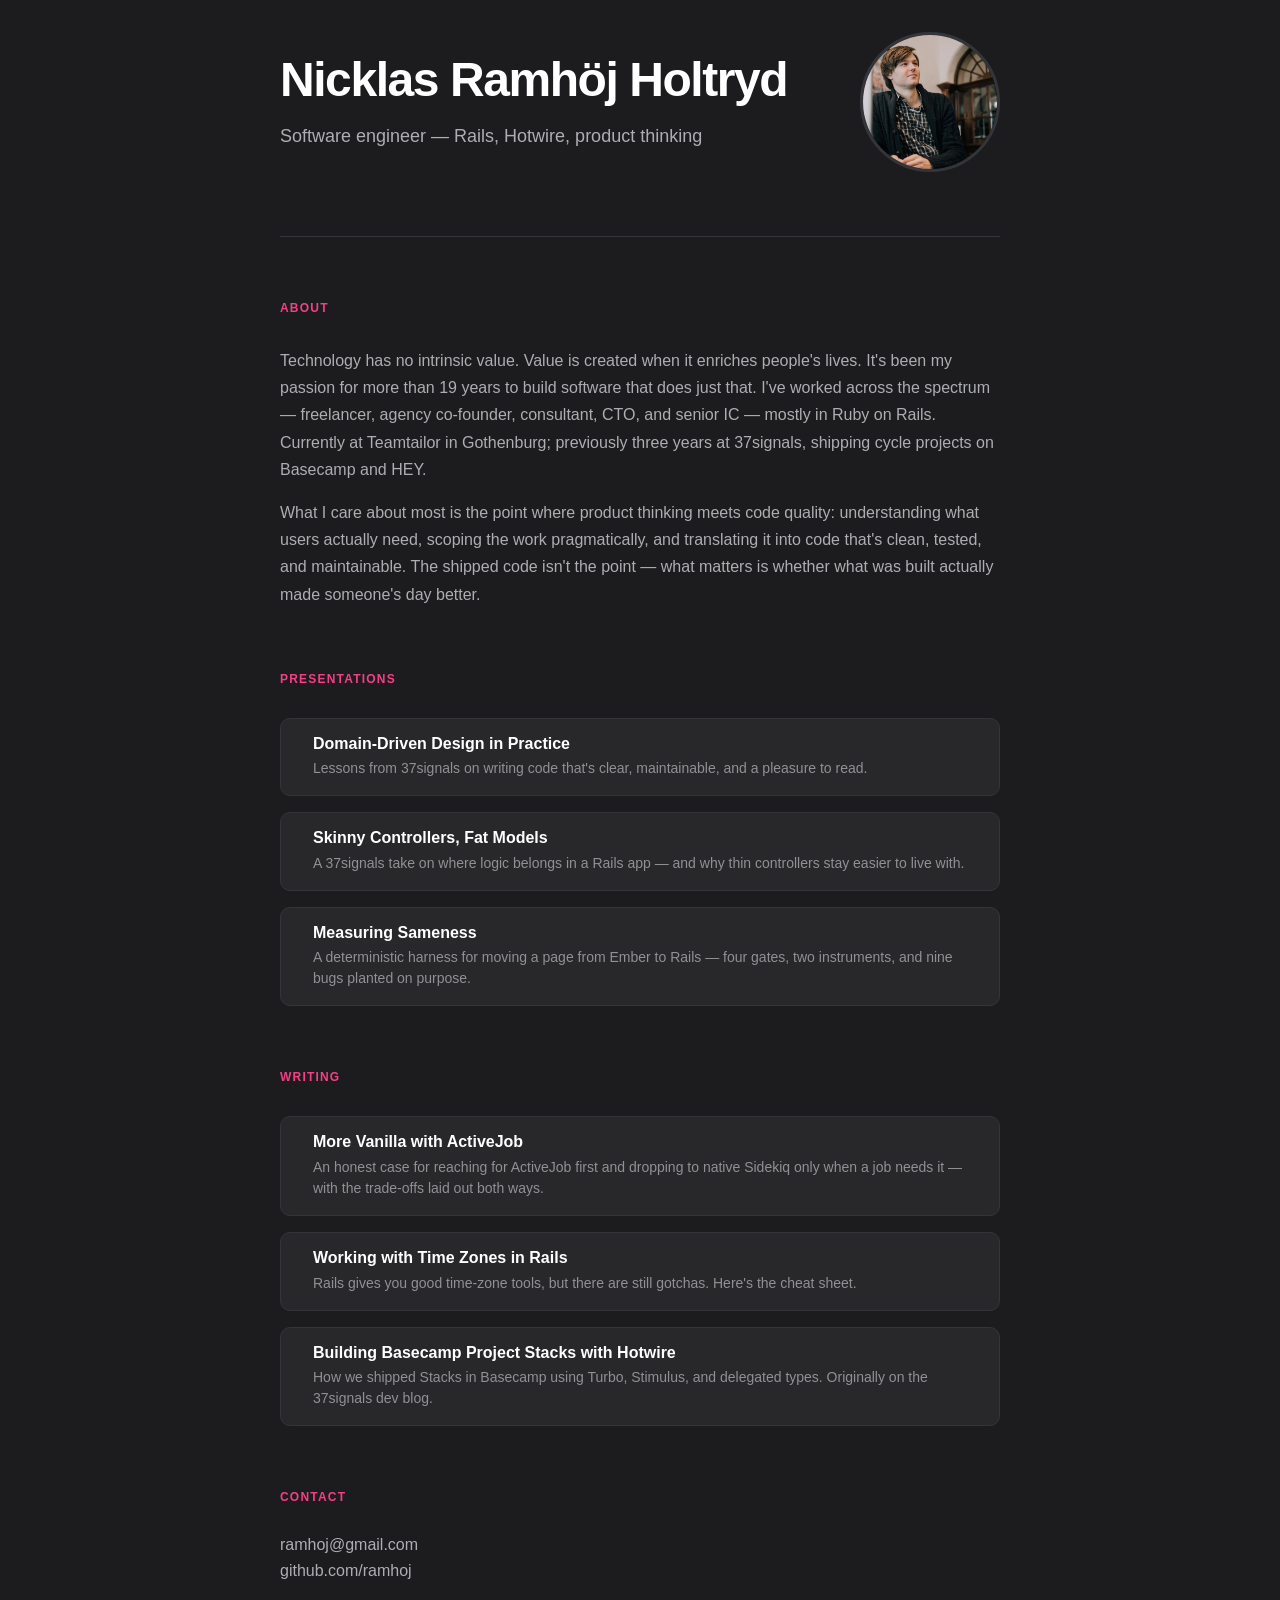
<file: index.html>
<!doctype html>
<html lang="en">
  <head>
    <meta charset="UTF-8" />
    <meta name="viewport" content="width=device-width, initial-scale=1.0" />
    <title>Nicklas Ramhöj Holtryd</title>

    <link rel="preconnect" href="https://rsms.me/" />
    <link rel="stylesheet" href="https://rsms.me/inter/inter.css" />

    <link rel="stylesheet" href="styles.css" />
    <link rel="stylesheet" href="site.css" />
  </head>
  <body>
    <div class="site-layout">
      <main class="main-content">
        <section class="hero">
          <div class="hero__text">
            <h1 class="hero__name">Nicklas Ramhöj Holtryd</h1>
            <p class="hero__role">Software engineer — Rails, Hotwire, product thinking</p>
          </div>
          <img src="assets/profile-photo-cropped-3.jpeg" alt="Nicklas Ramhöj Holtryd" class="hero__photo" />
        </section>

        <section class="content-section" id="about">
          <h2 class="content-section__title">About</h2>
          <p class="about__body">
            Technology has no intrinsic value. Value is created when it enriches people's lives. It's been my passion for more than 19 years to build software that does just that.
            I've worked across the spectrum — freelancer, agency co-founder, consultant, CTO, and senior IC — mostly in Ruby on Rails. Currently at Teamtailor in Gothenburg;
            previously three years at 37signals, shipping cycle projects on Basecamp and HEY.
          </p>
          <p class="about__body">
            What I care about most is the point where product thinking meets code quality: understanding what users actually need, scoping the work pragmatically, and translating
            it into code that's clean, tested, and maintainable. The shipped code isn't the point — what matters is whether what was built actually made someone's day better.
          </p>
        </section>

        <section class="content-section" id="presentations">
          <h2 class="content-section__title">Presentations</h2>
          <div class="card-list">
            <a href="presentations/ddd/index.html" class="card">
              <p class="card__title">Domain-Driven Design in Practice</p>
              <p class="card__desc">Lessons from 37signals on writing code that's clear, maintainable, and a pleasure to read.</p>
            </a>
            <a href="presentations/skinny-controllers-fat-models/index.html" class="card">
              <p class="card__title">Skinny Controllers, Fat Models</p>
              <p class="card__desc">A 37signals take on where logic belongs in a Rails app — and why thin controllers stay easier to live with.</p>
            </a>
            <a href="presentations/ember-to-rails-migration/index.html" class="card">
              <p class="card__title">Measuring Sameness</p>
              <p class="card__desc">A deterministic harness for moving a page from Ember to Rails — four gates, two instruments, and nine bugs planted on purpose.</p>
            </a>
          </div>
        </section>

        <!--
        Projects — hidden by default. Reveal from the browser dev console with:
            localStorage.setItem('showProjects', 'true'); location.reload();
        Hide again with:
            localStorage.removeItem('showProjects'); location.reload();
      -->
        <section class="content-section" id="projects" hidden>
          <h2 class="content-section__title">Projects</h2>
          <div class="card-list">
            <a href="presentations/merge-skills-and-traits/index.html" class="card">
              <p class="card__title">Merge &amp; Archive Skills and Traits</p>
              <p class="card__desc">
                Consolidating duplicate scorecard criteria into one trustworthy entry — the problem, a frame-by-frame demo, and the atomic, tenant-safe engineering behind the
                merge.
              </p>
            </a>
          </div>
        </section>

        <section class="content-section" id="writing">
          <h2 class="content-section__title">Writing</h2>
          <div class="card-list">
            <!-- Unpublished draft — hidden by default, revealed by the same showProjects flag as the Projects section. -->
            <a href="blog/read-less-rely-more/index.html" class="card" id="draft-read-less-rely-more" hidden>
              <p class="card__title">Read Less, Rely More</p>
              <p class="card__desc">The less code we read, the more we need primitives that others have read, proven and patched.</p>
            </a>
            <a href="blog/more-vanilla-with-activejob/index.html" class="card">
              <p class="card__title">More Vanilla with ActiveJob</p>
              <p class="card__desc">
                An honest case for reaching for ActiveJob first and dropping to native Sidekiq only when a job needs it — with the trade-offs laid out both ways.
              </p>
            </a>
            <a href="blog/working-with-time-zones-in-rails/index.html" class="card">
              <p class="card__title">Working with Time Zones in Rails</p>
              <p class="card__desc">Rails gives you good time-zone tools, but there are still gotchas. Here's the cheat sheet.</p>
            </a>
            <a href="blog/building-basecamp-project-stacks-with-hotwire/index.html" class="card">
              <p class="card__title">Building Basecamp Project Stacks with Hotwire</p>
              <p class="card__desc">How we shipped Stacks in Basecamp using Turbo, Stimulus, and delegated types. Originally on the 37signals dev blog.</p>
            </a>
          </div>
        </section>

        <section class="content-section" id="contact">
          <h2 class="content-section__title">Contact</h2>
          <div class="contact-links">
            <a href="mailto:ramhoj@gmail.com" class="contact-link">ramhoj@gmail.com</a>
            <a href="https://github.com/ramhoj" class="contact-link" target="_blank" rel="noopener">github.com/ramhoj</a>
          </div>
        </section>
      </main>
    </div>

    <script>
      // Reveal the Projects section and draft posts only when the flag is set. Set it
      // from the dev console with: localStorage.setItem('showProjects', 'true')
      ;(function () {
        var enabled = localStorage.getItem("showProjects") === "true" || document.cookie.indexOf("showProjects=true") !== -1
        if (enabled) {
          ;["projects", "draft-read-less-rely-more"].forEach(function (id) {
            var el = document.getElementById(id)
            if (el) el.hidden = false
          })
        }
      })()
    </script>
  </body>
</html>
</file>
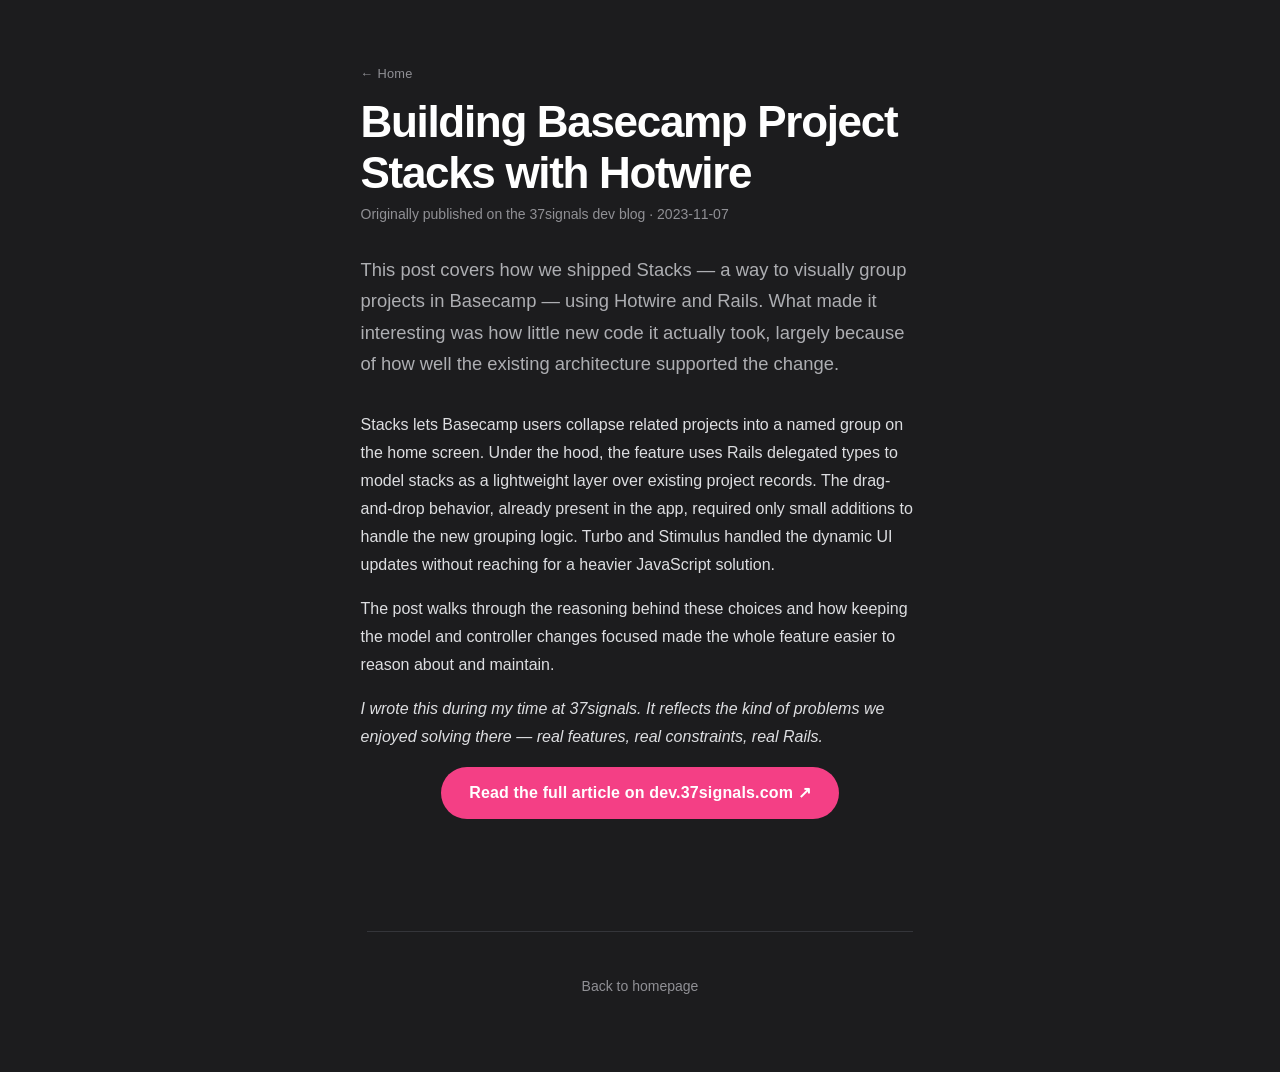
<file: blog/building-basecamp-project-stacks-with-hotwire/index.html>
<!DOCTYPE html>
<html lang="en">
<head>
  <meta charset="UTF-8">
  <meta name="viewport" content="width=device-width, initial-scale=1.0">
  <title>Building Basecamp Project Stacks with Hotwire – Nicklas Ramhöj Holtryd</title>
  <link rel="stylesheet" href="https://rsms.me/inter/inter.css">
  <link rel="stylesheet" href="../../styles.css">
  <link rel="stylesheet" href="../../prism-theme.css">
  <link rel="stylesheet" href="../../site.css">
</head>
<body>
  <header class="post-header">
    <a href="../../index.html" class="back-link">← Home</a>
    <h1>Building Basecamp Project Stacks with Hotwire</h1>
    <p class="post-meta">Originally published on the 37signals dev blog · 2023-11-07</p>
  </header>

  <article class="post">
    <p class="lede">This post covers how we shipped Stacks — a way to visually group projects in Basecamp — using Hotwire and Rails. What made it interesting was how little new code it actually took, largely because of how well the existing architecture supported the change.</p>

    <p>Stacks lets Basecamp users collapse related projects into a named group on the home screen. Under the hood, the feature uses Rails delegated types to model stacks as a lightweight layer over existing project records. The drag-and-drop behavior, already present in the app, required only small additions to handle the new grouping logic. Turbo and Stimulus handled the dynamic UI updates without reaching for a heavier JavaScript solution.</p>

    <p>The post walks through the reasoning behind these choices and how keeping the model and controller changes focused made the whole feature easier to reason about and maintain.</p>

    <p><em>I wrote this during my time at 37signals. It reflects the kind of problems we enjoyed solving there — real features, real constraints, real Rails.</em></p>

    <p class="canonical-cta">
      <a href="https://dev.37signals.com/building-basecamp-project-stacks-with-hotwire/" class="primary-link" target="_blank" rel="noopener">
        Read the full article on dev.37signals.com ↗
      </a>
    </p>
  </article>

  <footer class="post-footer">
    <p><a href="../../index.html">Back to homepage</a></p>
  </footer>
</body>
</html>
</file>
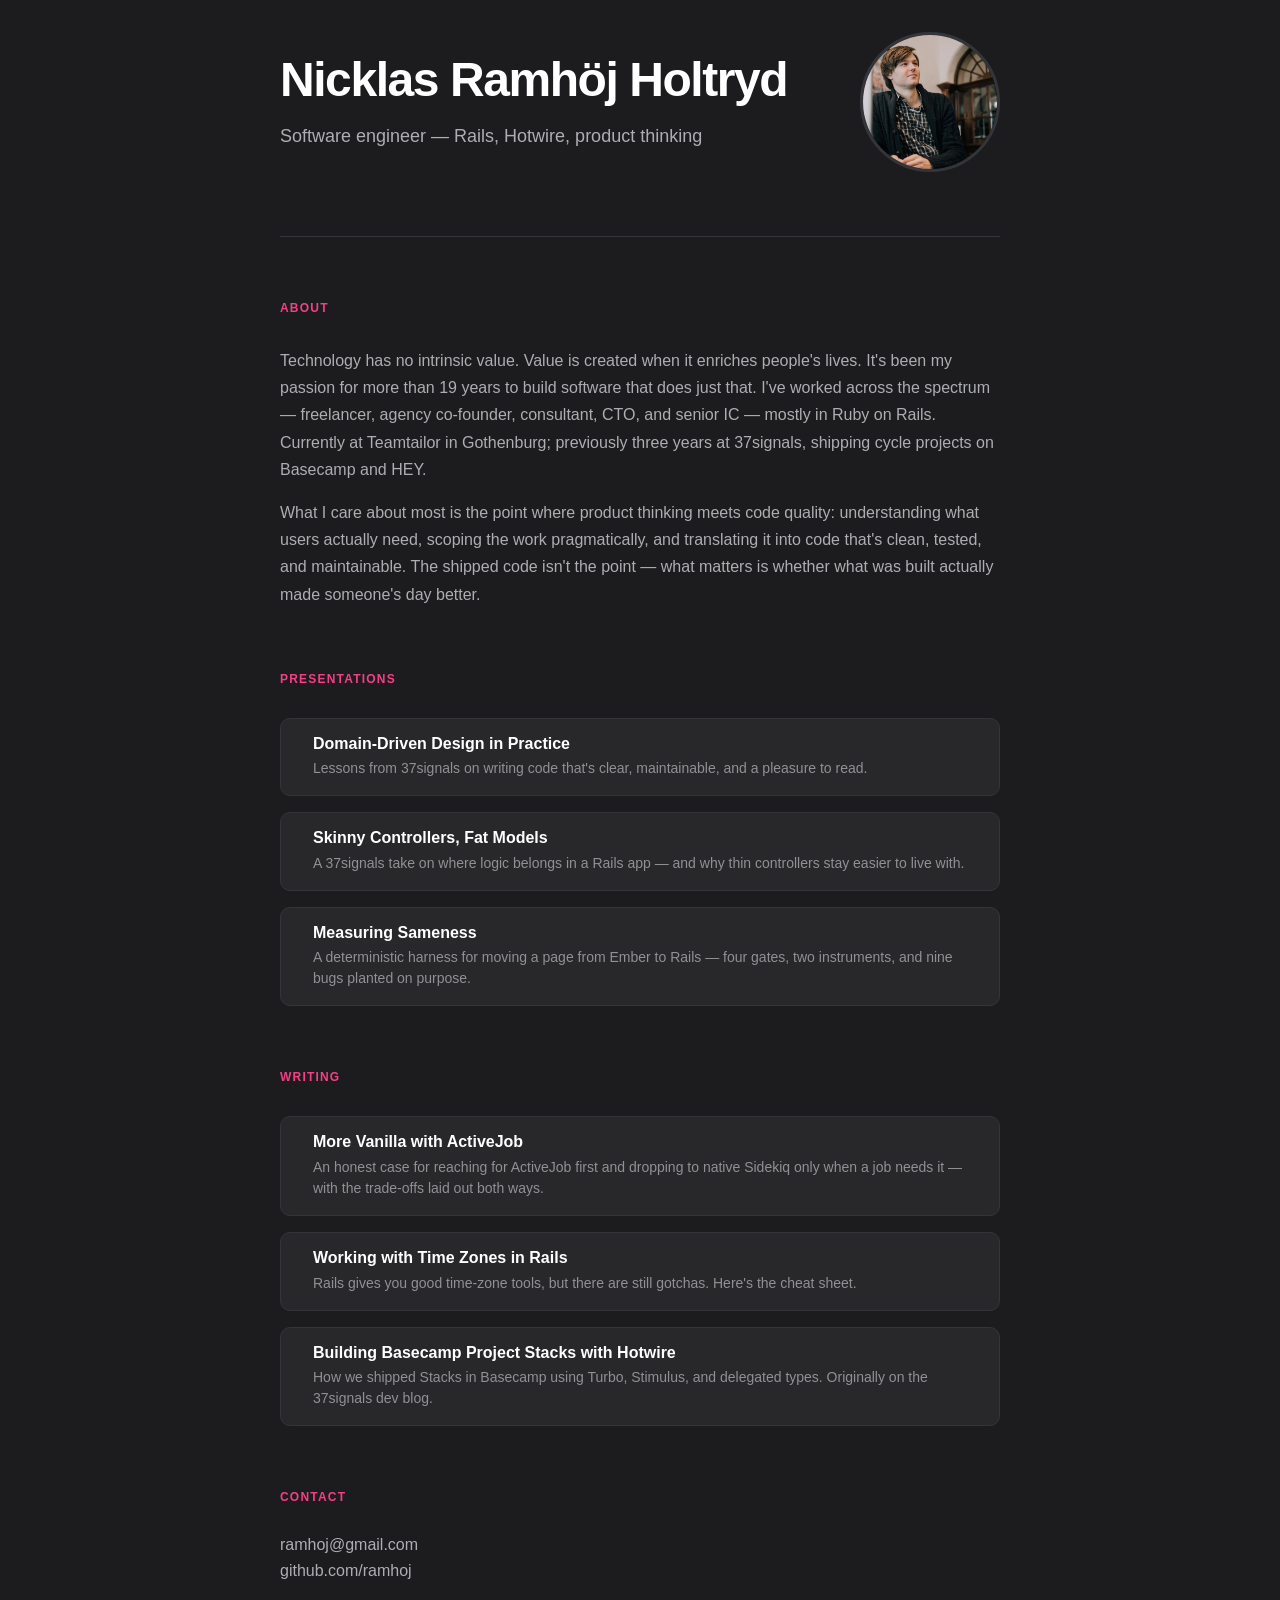
<file: blog/read-less-rely-more/index.html>
<!doctype html>
<html lang="en">
  <head>
    <meta charset="UTF-8" />
    <meta name="viewport" content="width=device-width, initial-scale=1.0" />
    <title>Read Less, Rely More</title>
    <meta name="robots" content="noindex" />
    <script>
      // Unpublished draft: without the showProjects flag (see index.html), go back to the homepage.
      if (!(localStorage.getItem("showProjects") === "true" || document.cookie.indexOf("showProjects=true") !== -1)) location.replace("../../index.html")
    </script>
    <meta name="description" content="The less code we read, the more we need primitives that others have read, proven and patched." />
    <meta property="og:description" content="The less code we read, the more we need primitives that others have read, proven and patched." />
    <link rel="stylesheet" href="https://rsms.me/inter/inter.css" />
    <link rel="stylesheet" href="../../styles.css" />
    <link rel="stylesheet" href="../../site.css" />
  </head>
  <body>
    <header class="post-header">
      <a href="../../index.html" class="back-link">← Home</a>
      <h1>Read Less, Rely More</h1>
      <p class="post-meta">Published 2026-10-22</p>
    </header>

    <article class="post">
      <p>
        In a world of agentic coding, frameworks aren't as much about not having to write the code (even though not waiting an hour for an agent to generate the app, and
        getting a deterministic output, is kind of nice 😅). <strong>They're much more about getting the hard-won system design and security best practices that have been
        implemented over many years and proven in production by thousands of other live products.</strong>
      </p>

      <p>
        Not reading code doesn't mean that we should throw out code that's already been read, or is read by others. <strong>I'd argue that the less code we read, the more we
        rely on well designed and secured deterministic primitives.</strong>
      </p>

      <p>
        Lately I've seen projects pitch a web framework that ships zero lines of code, with the conventions of Rails and Phoenix written down as Markdown for agents to build
        each app from. Yet even then, a tested skeleton tends to end up copied into every app, because having agents retype it from Markdown is slow and drifts. I think that
        says a lot.
      </p>

      <p>
        Can Ruby on Rails and Phoenix be reduced to Markdown? Probably, but to what point? So that we can nondeterministically reimplement them for every app, with no community
        shared base to stand on? If it's speed we want, there are already <a href="https://github.com/matz/spinel" target="_blank" rel="noopener">projects</a> that compile Ruby
        to binaries, or we can <a href="https://github.com/rubys/roundhouse" target="_blank" rel="noopener">transpile</a> without the Markdown roundtrip. Being able to host an
        application on next to no RAM is a real flex, but for a company, it's just a small part of the equation.
      </p>

      <p>
        Security, reliability and being able to adapt to change quickly remain key metrics even in a post-code world. Personally, I'm much more interested in what languages and
        frameworks are really good at compensating for the loss of control from not reading code. Those projects don't answer that. They show off traces, profiles and job
        dashboards, which tell us how a system runs, and we've had those for decades. <strong>What we're missing are tools that tell us whether a system is designed
        well.</strong>
      </p>

      <p>
        I don't believe that we're yet at "it compiles, so it's correct". The compiler is a great reviewer, but when the agent writes both the code and its tests, the tests only
        grade the agent's own understanding. Agents still miss crucial things that we rely on catching at the code level, things that won't show up in our PoCs or hobby
        projects but matter when the code meets real customers who put their trust in us and our applications. <strong>To honestly stop reading code, we need to be honest about
        what it takes</strong>, and I was hoping to find more answers there. The agent writing the code doesn't have to be deterministic, but the checks around it do.
      </p>

      <p>
        A set of well curated and opinionated skills is great, and we can use that. But from what I've seen, it's not enough, or at least not efficient. The level of competence
        (ignore time) that's gone into something like Ruby on Rails is immense, and I'd feel a lot more confident building on top of that than having agents start from a set of
        Markdown files that check their own work.
      </p>

      <p>
        With that said, Ruby on Rails has other limitations. It's highly optimized for humans writing application code. ActiveRecord is a piece of art when it comes to
        compressing complexity to the point where we don't have to separate the infrastructure, application and domain layers anymore. However, it expects the code to be owned
        by humans, and I expect it to be particularly hard to introspect in a way that's deterministically enforceable.
      </p>

      <p>
        The Go community never adopted something like Rails, and settled on much smaller libraries and frameworks instead. That leaves more for authors to consider, or risk
        shipping with real security gaps. Done right, it's my understanding that the standard library still ships battle-tested primitives (that can be patched), so it's still
        a real win over a framework which claims to be implemented in Markdown.
      </p>

      <p>
        I think that the Markdown idea is sound, it's just misdirected. We don't need it for our primitives; we need it to
        <a href="https://www.youtube.com/watch?v=mkN4uRZYPfs" target="_blank" rel="noopener">scaffold</a> our infrastructure, domain and application layers. A directory of well
        organized skills is fantastic, and extracting hard-won designs from Rails and Phoenix makes my heart sing.
      </p>

      <p>
        I think we're off to a good start in a proof of concept we're working on: principles governed by deterministically verifiable rules. But it's just a start. There are a
        lot more principles to flesh out and prove, and skills to cover what can't be deterministic.
      </p>

      <p>
        <strong>Above all, we need to build in a way that gives us the insights we need into the system</strong>, not just how it runs but how it's designed. Code got cheap, so
        the cost moved to what code can't cheaply change. We can rebuild a UI ten times over, but adapting a bad database schema to change is, relatively, more expensive than
        ever.
      </p>
    </article>

    <footer class="post-footer">
      <p><a href="../../index.html">Back to homepage</a></p>
    </footer>
  </body>
</html>
</file>
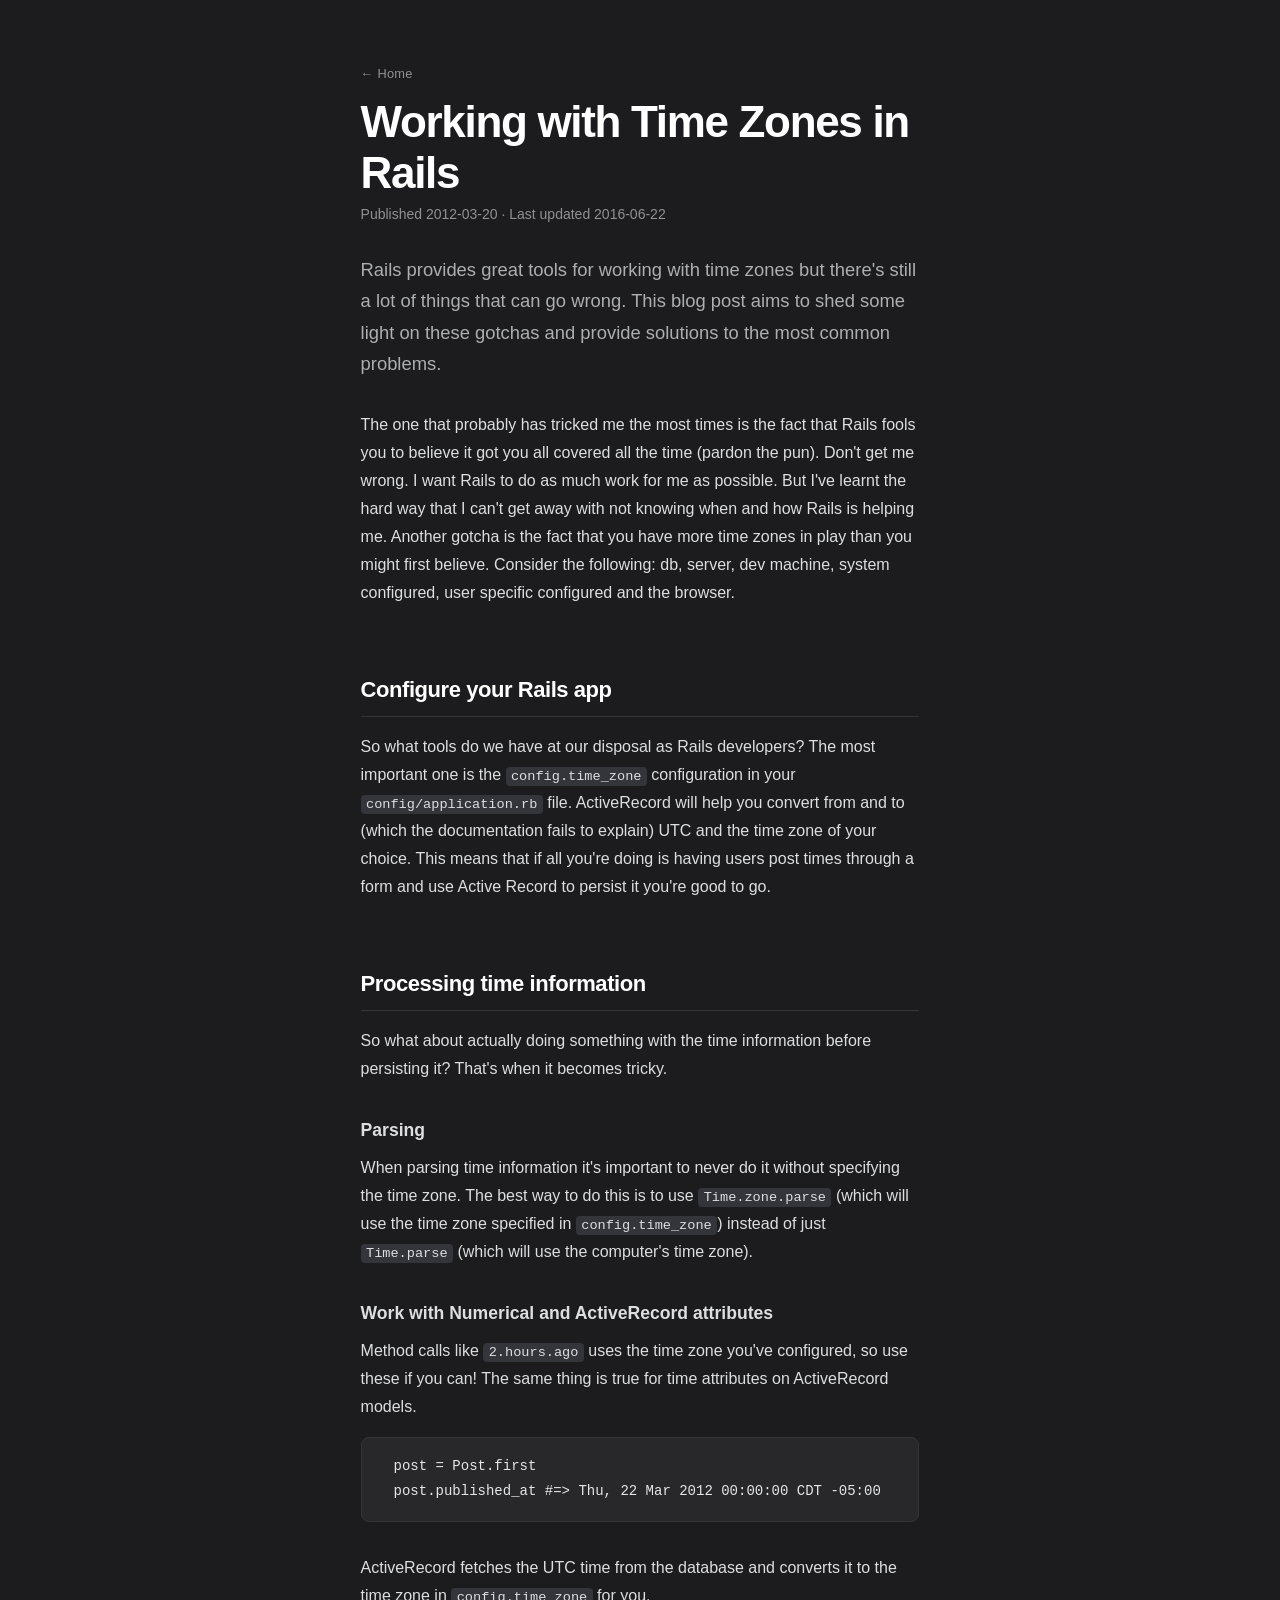
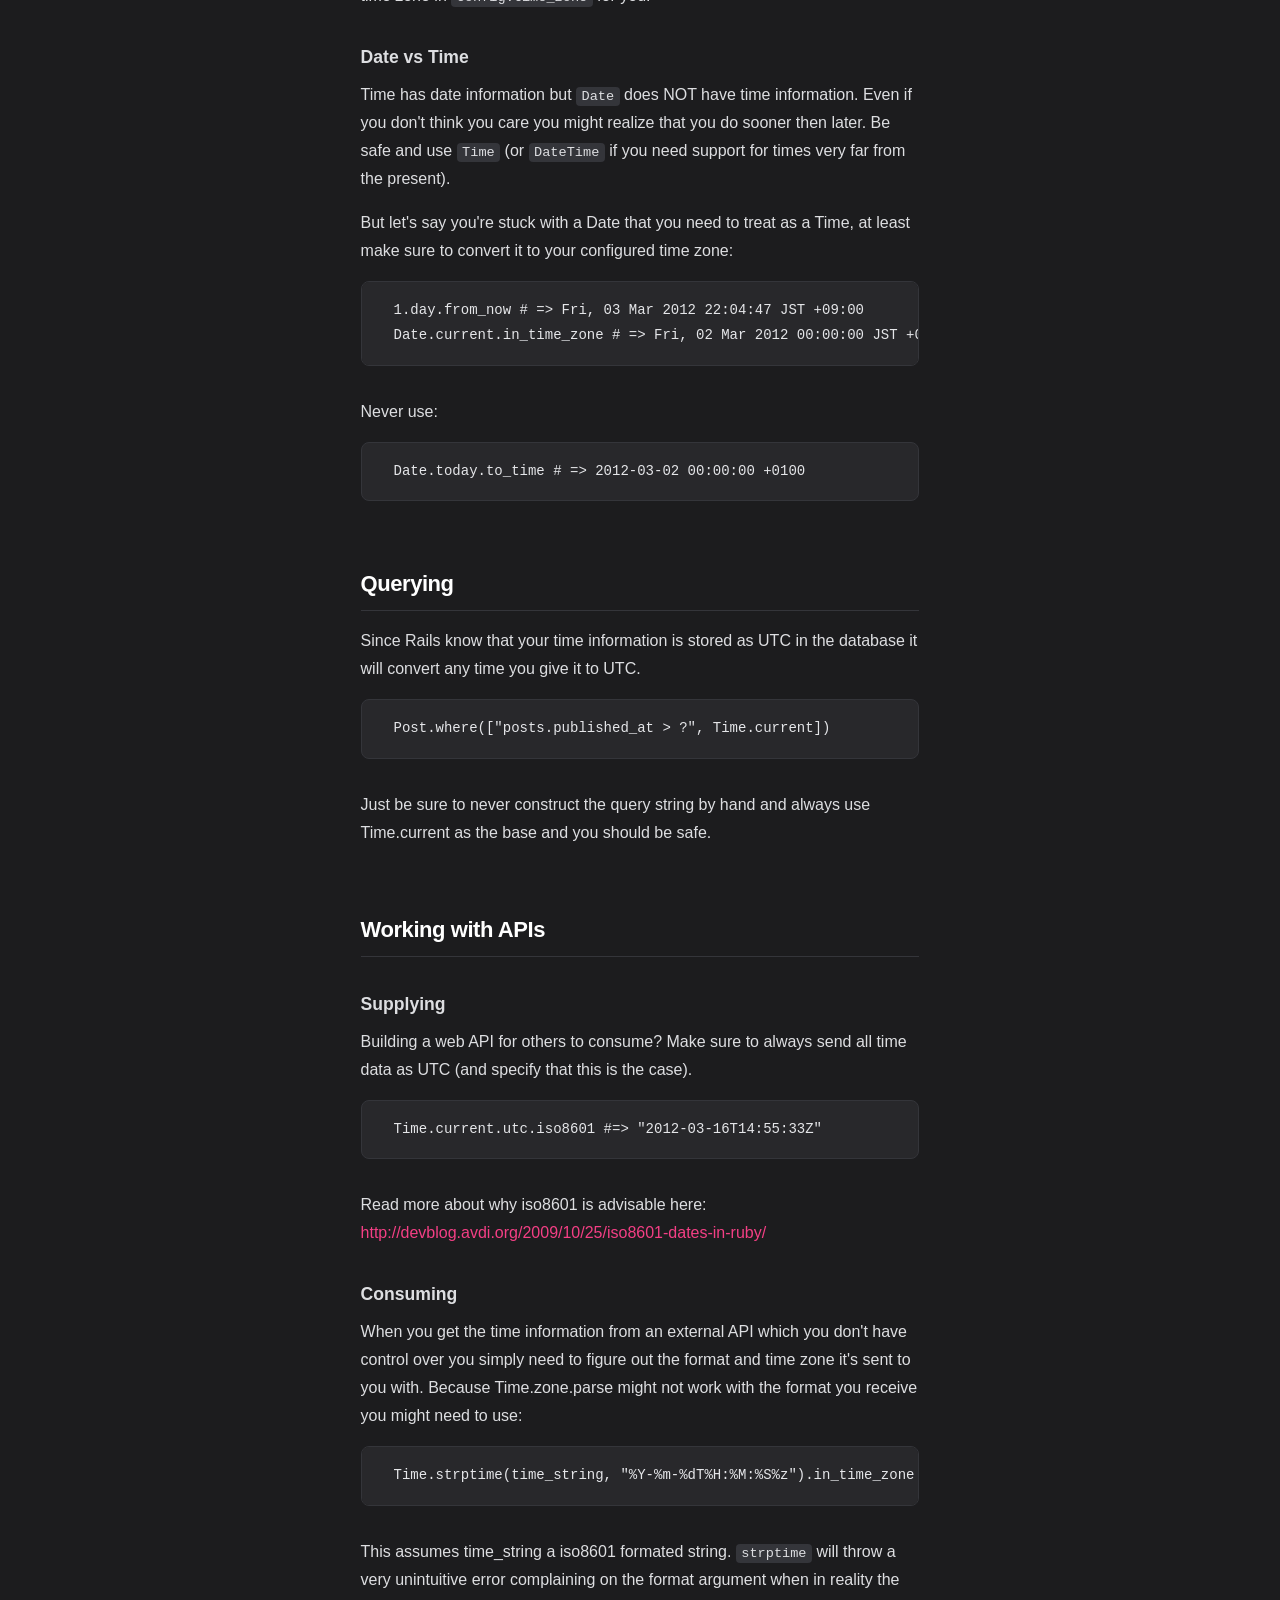
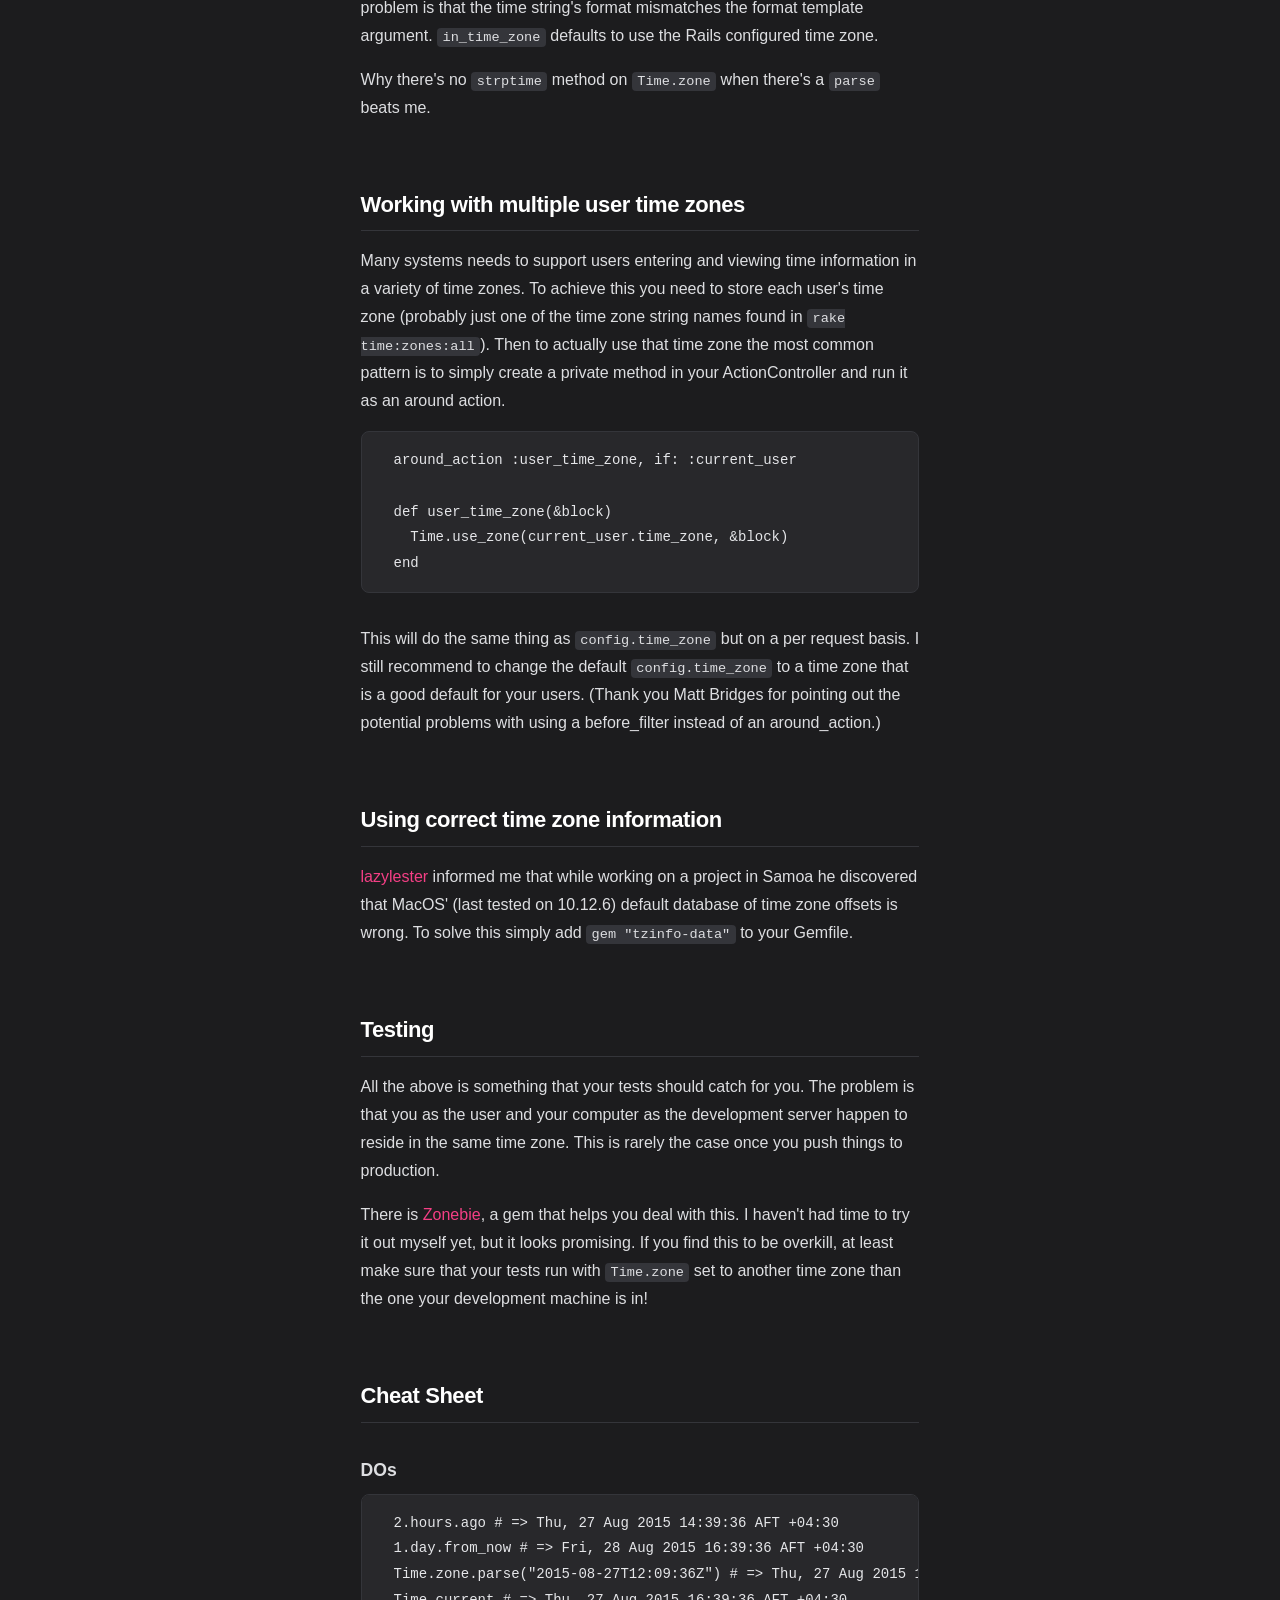
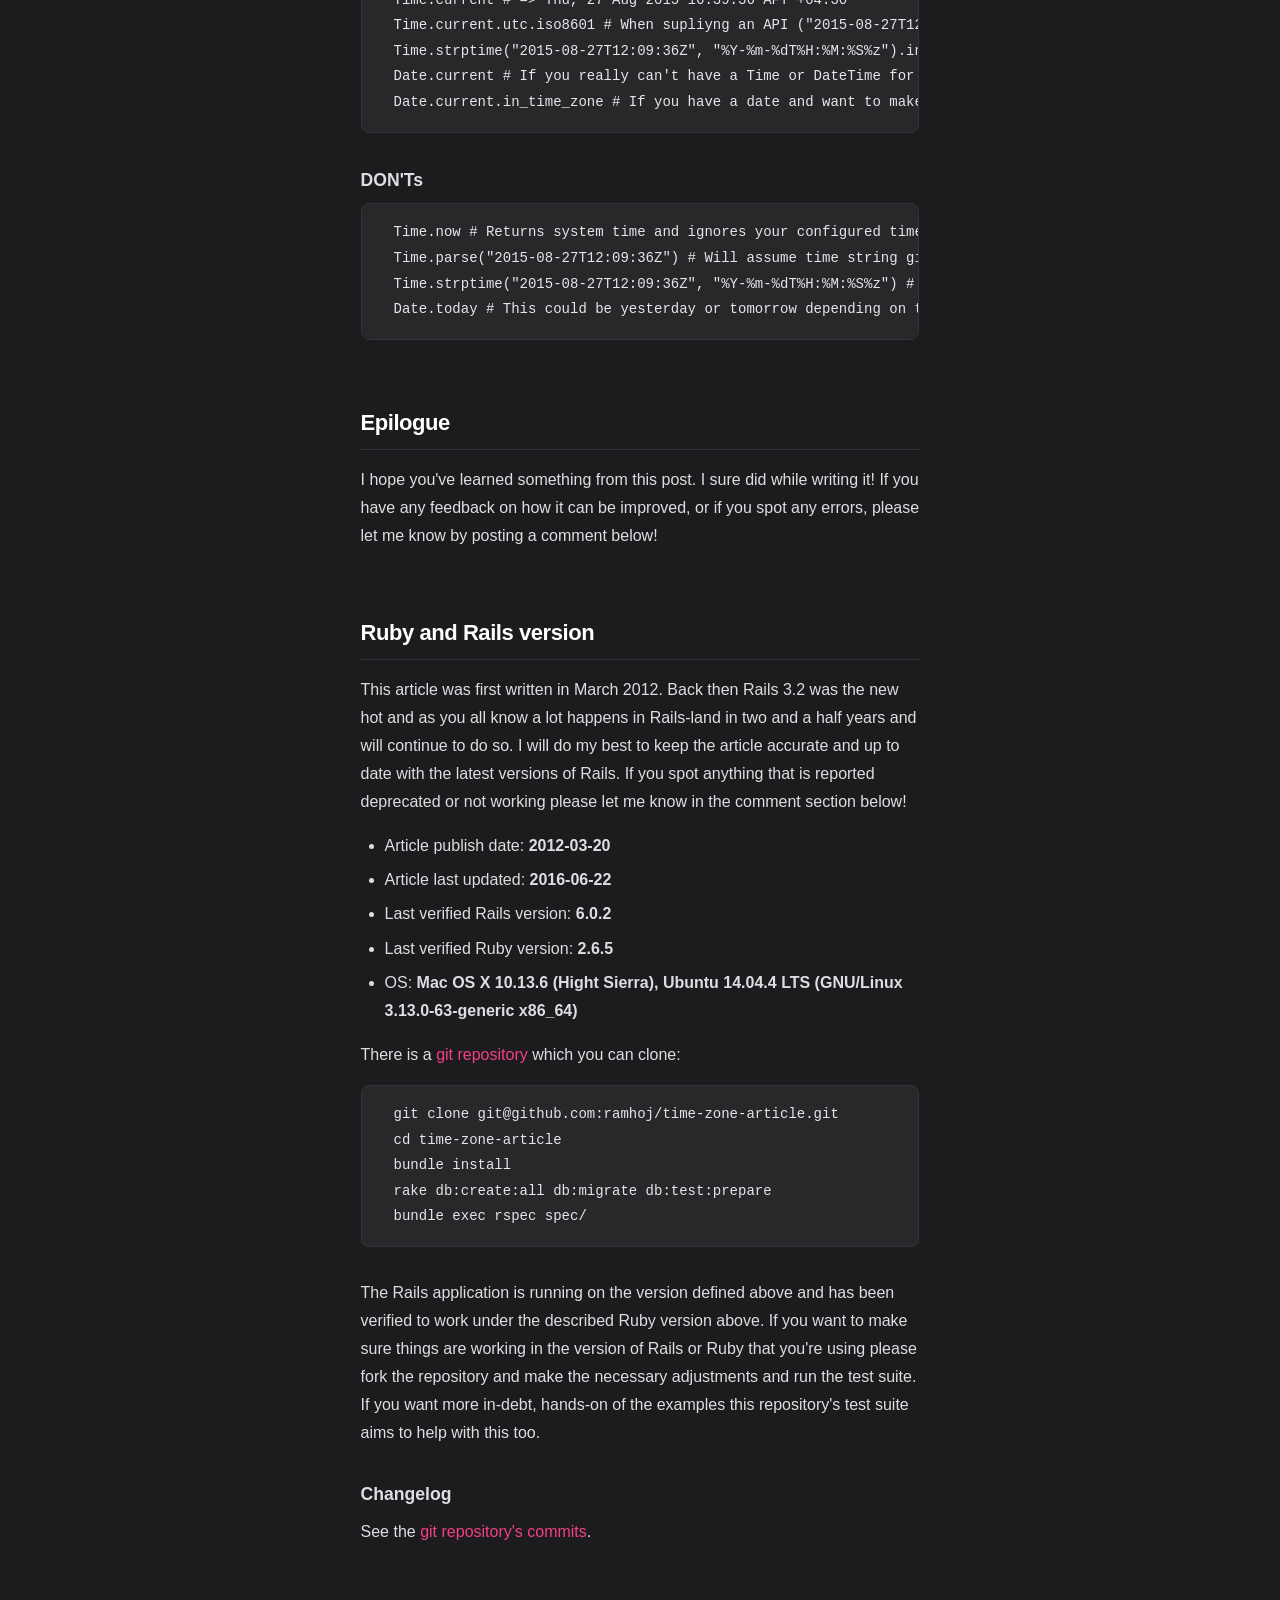
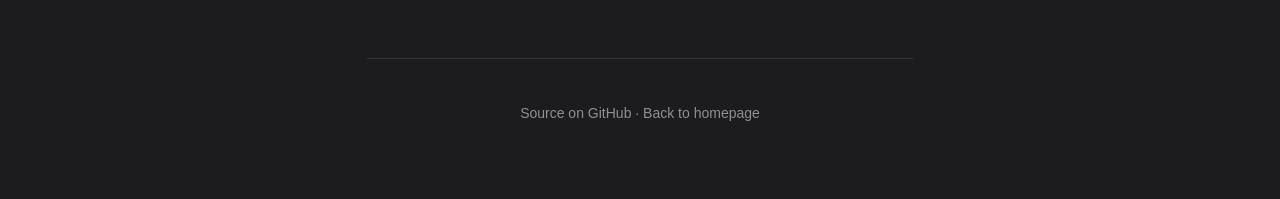
<file: blog/working-with-time-zones-in-rails/index.html>
<!DOCTYPE html>
<html lang="en">
<head>
  <meta charset="UTF-8">
  <meta name="viewport" content="width=device-width, initial-scale=1.0">
  <title>Working with Time Zones in Rails</title>
  <link rel="stylesheet" href="https://rsms.me/inter/inter.css">
  <link rel="stylesheet" href="../../styles.css">
  <link rel="stylesheet" href="../../prism-theme.css">
  <link rel="stylesheet" href="../../site.css">
</head>
<body>
  <header class="post-header">
    <a href="../../index.html" class="back-link">← Home</a>
    <h1>Working with Time Zones in Rails</h1>
    <p class="post-meta">Published 2012-03-20 · Last updated 2016-06-22</p>
  </header>

  <article class="post">
    <p class="lede">Rails provides great tools for working with time zones but there's still a lot of things that can go wrong. This blog post aims to shed some light on these gotchas and provide solutions to the most common problems.</p>

    <p>The one that probably has tricked me the most times is the fact that Rails fools you to believe it got you all covered all the time (pardon the pun). Don't get me wrong. I want Rails to do as much work for me as possible. But I've learnt the hard way that I can't get away with not knowing when and how Rails is helping me. Another gotcha is the fact that you have more time zones in play than you might first believe. Consider the following: db, server, dev machine, system configured, user specific configured and the browser.</p>

    <h2>Configure your Rails app</h2>

    <p>So what tools do we have at our disposal as Rails developers? The most important one is the <code>config.time_zone</code> configuration in your <code>config/application.rb</code> file. ActiveRecord will help you convert from and to (which the documentation fails to explain) UTC and the time zone of your choice. This means that if all you're doing is having users post times through a form and use Active Record to persist it you're good to go.</p>

    <h2>Processing time information</h2>

    <p>So what about actually doing something with the time information before persisting it? That's when it becomes tricky.</p>

    <h3>Parsing</h3>

    <p>When parsing time information it's important to never do it without specifying the time zone. The best way to do this is to use <code>Time.zone.parse</code> (which will use the time zone specified in <code>config.time_zone</code>) instead of just <code>Time.parse</code> (which will use the computer's time zone).</p>

    <h3>Work with Numerical and ActiveRecord attributes</h3>

    <p>Method calls like <code>2.hours.ago</code> uses the time zone you've configured, so use these if you can! The same thing is true for time attributes on ActiveRecord models.</p>

<pre><code class="language-ruby">post = Post.first
post.published_at #=&gt; Thu, 22 Mar 2012 00:00:00 CDT -05:00</code></pre>

    <p>ActiveRecord fetches the UTC time from the database and converts it to the time zone in <code>config.time_zone</code> for you.</p>

    <h3>Date vs Time</h3>

    <p>Time has date information but <code>Date</code> does NOT have time information. Even if you don't think you care you might realize that you do sooner then later. Be safe and use <code>Time</code> (or <code>DateTime</code> if you need support for times very far from the present).</p>

    <p>But let's say you're stuck with a Date that you need to treat as a Time, at least make sure to convert it to your configured time zone:</p>

<pre><code class="language-ruby">1.day.from_now # =&gt; Fri, 03 Mar 2012 22:04:47 JST +09:00
Date.current.in_time_zone # =&gt; Fri, 02 Mar 2012 00:00:00 JST +09:00</code></pre>

    <p>Never use:</p>

<pre><code class="language-ruby">Date.today.to_time # =&gt; 2012-03-02 00:00:00 +0100</code></pre>

    <h2>Querying</h2>

    <p>Since Rails know that your time information is stored as UTC in the database it will convert any time you give it to UTC.</p>

<pre><code class="language-ruby">Post.where(["posts.published_at &gt; ?", Time.current])</code></pre>

    <p>Just be sure to never construct the query string by hand and always use Time.current as the base and you should be safe.</p>

    <h2>Working with APIs</h2>

    <h3>Supplying</h3>

    <p>Building a web API for others to consume? Make sure to always send all time data as UTC (and specify that this is the case).</p>

<pre><code class="language-ruby">Time.current.utc.iso8601 #=&gt; "2012-03-16T14:55:33Z"</code></pre>

    <p>Read more about why iso8601 is advisable here: <a href="http://devblog.avdi.org/2009/10/25/iso8601-dates-in-ruby/" target="_blank" rel="noopener">http://devblog.avdi.org/2009/10/25/iso8601-dates-in-ruby/</a></p>

    <h3>Consuming</h3>

    <p>When you get the time information from an external API which you don't have control over you simply need to figure out the format and time zone it's sent to you with. Because Time.zone.parse might not work with the format you receive you might need to use:</p>

<pre><code class="language-ruby">Time.strptime(time_string, "%Y-%m-%dT%H:%M:%S%z").in_time_zone</code></pre>

    <p>This assumes time_string a iso8601 formated string. <code>strptime</code> will throw a very unintuitive error complaining on the format argument when in reality the problem is that the time string's format mismatches the format template argument. <code>in_time_zone</code> defaults to use the Rails configured time zone.</p>

    <p>Why there's no <code>strptime</code> method on <code>Time.zone</code> when there's a <code>parse</code> beats me.</p>

    <h2>Working with multiple user time zones</h2>

    <p>Many systems needs to support users entering and viewing time information in a variety of time zones. To achieve this you need to store each user's time zone (probably just one of the time zone string names found in <code>rake time:zones:all</code>). Then to actually use that time zone the most common pattern is to simply create a private method in your ActionController and run it as an around action.</p>

<pre><code class="language-ruby">around_action :user_time_zone, if: :current_user

def user_time_zone(&amp;block)
  Time.use_zone(current_user.time_zone, &amp;block)
end</code></pre>

    <p>This will do the same thing as <code>config.time_zone</code> but on a per request basis. I still recommend to change the default <code>config.time_zone</code> to a time zone that is a good default for your users. (Thank you Matt Bridges for pointing out the potential problems with using a before_filter instead of an around_action.)</p>

    <h2>Using correct time zone information</h2>

    <p><a href="https://github.com/lazylester" target="_blank" rel="noopener">lazylester</a> informed me that while working on a project in Samoa he discovered that MacOS' (last tested on 10.12.6) default database of time zone offsets is wrong. To solve this simply add <code>gem "tzinfo-data"</code> to your Gemfile.</p>

    <h2>Testing</h2>

    <p>All the above is something that your tests should catch for you. The problem is that you as the user and your computer as the development server happen to reside in the same time zone. This is rarely the case once you push things to production.</p>

    <p>There is <a href="https://github.com/alindeman/zonebie" target="_blank" rel="noopener">Zonebie</a>, a gem that helps you deal with this. I haven't had time to try it out myself yet, but it looks promising. If you find this to be overkill, at least make sure that your tests run with <code>Time.zone</code> set to another time zone than the one your development machine is in!</p>

    <h2>Cheat Sheet</h2>

    <h3>DOs</h3>

<pre><code class="language-ruby">2.hours.ago # =&gt; Thu, 27 Aug 2015 14:39:36 AFT +04:30
1.day.from_now # =&gt; Fri, 28 Aug 2015 16:39:36 AFT +04:30
Time.zone.parse("2015-08-27T12:09:36Z") # =&gt; Thu, 27 Aug 2015 16:39:36 AFT +04:30
Time.current # =&gt; Thu, 27 Aug 2015 16:39:36 AFT +04:30
Time.current.utc.iso8601 # When supliyng an API ("2015-08-27T12:09:36Z")
Time.strptime("2015-08-27T12:09:36Z", "%Y-%m-%dT%H:%M:%S%z").in_time_zone # If you can't use Time.zone.parse (Thu, 27 Aug 2015 16:39:36 AFT +04:30)
Date.current # If you really can't have a Time or DateTime for some reason (Thu, 27 Aug 2015)
Date.current.in_time_zone # If you have a date and want to make the best out of it (Thu, 27 Aug 2015 00:00:00 AFT +04:30)</code></pre>

    <h3>DON'Ts</h3>

<pre><code class="language-ruby">Time.now # Returns system time and ignores your configured time zone. (2015-08-27 14:09:36 +0200)
Time.parse("2015-08-27T12:09:36Z") # Will assume time string given is in the system's time zone. (2015-08-27 12:09:36 UTC)
Time.strptime("2015-08-27T12:09:36Z", "%Y-%m-%dT%H:%M:%S%z") # Same problem as with Time.parse. (2015-08-27 12:09:36 UTC)
Date.today # This could be yesterday or tomorrow depending on the machine's time zone, see https://github.com/ramhoj/time-zone-article/issues/1 for more info. (Thu, 27 Aug 2015)</code></pre>

    <h2>Epilogue</h2>

    <p>I hope you've learned something from this post. I sure did while writing it! If you have any feedback on how it can be improved, or if you spot any errors, please let me know by posting a comment below!</p>

    <h2>Ruby and Rails version</h2>

    <p>This article was first written in March 2012. Back then Rails 3.2 was the new hot and as you all know a lot happens in Rails-land in two and a half years and will continue to do so. I will do my best to keep the article accurate and up to date with the latest versions of Rails. If you spot anything that is reported deprecated or not working please let me know in the comment section below!</p>

    <ul>
      <li>Article publish date: <strong>2012-03-20</strong></li>
      <li>Article last updated: <strong>2016-06-22</strong></li>
      <li>Last verified Rails version: <strong>6.0.2</strong></li>
      <li>Last verified Ruby version: <strong>2.6.5</strong></li>
      <li>OS: <strong>Mac OS X 10.13.6 (Hight Sierra), Ubuntu 14.04.4 LTS (GNU/Linux 3.13.0-63-generic x86_64)</strong></li>
    </ul>

    <p>There is a <a href="https://github.com/ramhoj/time-zone-article" target="_blank" rel="noopener">git repository</a> which you can clone:</p>

<pre><code class="language-ruby">git clone git@github.com:ramhoj/time-zone-article.git
cd time-zone-article
bundle install
rake db:create:all db:migrate db:test:prepare
bundle exec rspec spec/</code></pre>

    <p>The Rails application is running on the version defined above and has been verified to work under the described Ruby version above. If you want to make sure things are working in the version of Rails or Ruby that you're using please fork the repository and make the necessary adjustments and run the test suite. If you want more in-debt, hands-on of the examples this repository's test suite aims to help with this too.</p>

    <h3>Changelog</h3>

    <p>See the <a href="https://github.com/ramhoj/time-zone-article/commits/master" target="_blank" rel="noopener">git repository's commits</a>.</p>
  </article>

  <footer class="post-footer">
    <p>Source on <a href="https://github.com/ramhoj/time-zone-article" target="_blank" rel="noopener">GitHub</a> · <a href="../../index.html">Back to homepage</a></p>
  </footer>
</body>
</html>
</file>
<file: styles.css>
/* =============================================================================
   TEAMTAILOR DESIGN TOKENS
   Colors and typography from ~/Dev/teamtailor
   ============================================================================= */

:root {
  /* Primary - Teamtailor Pink */
  --tt-primary: #F43F85;
  --tt-primary-light: #fdecf3;
  --tt-primary-dark: #e73b7e;
  --tt-primary-deep: #4c162b;

  /* Greyscale */
  --tt-grey-89: #1c1c1e;
  --tt-grey-84: #28282b;
  --tt-grey-78: #34353a;
  --tt-grey-64: #57595f;
  --tt-grey-43: #909095;
  --tt-grey-31: #adaeb2;
  --tt-grey-13: #dddee1;
  --tt-grey-6: #eeeff2;
  --tt-grey-3: #f8f8f9;
  --tt-white: #fff;
  --tt-black: #000;

  /* Accent colors */
  --tt-gold: #ffd700;
  --tt-turquoise: #50e2da;
  --tt-royal-blue: #4a90e2;
  --tt-lime: #7ed321;

  /* Typography */
  --font-family: 'Inter var', 'Inter', -apple-system, BlinkMacSystemFont, sans-serif;

  /* Spacing */
  --space-xs: 0.25rem;
  --space-sm: 0.5rem;
  --space-md: 1rem;
  --space-lg: 2rem;
  --space-xl: 4rem;
  --space-2xl: 6rem;
}

/* =============================================================================
   BASE STYLES
   ============================================================================= */

*, *::before, *::after {
  box-sizing: border-box;
}

html {
  font-size: 16px;
  -webkit-font-smoothing: antialiased;
  -moz-osx-font-smoothing: grayscale;
  scroll-behavior: smooth;
}

body {
  margin: 0;
  padding: 0;
  font-family: var(--font-family);
  font-feature-settings: 'liga' 1, 'calt' 1;
  background: var(--tt-grey-89);
  color: var(--tt-white);
  overflow: hidden;
  min-height: 100vh;
}

/* =============================================================================
   PRESENTATION CONTAINER
   ============================================================================= */

.presentation {
  position: relative;
  width: 100vw;
  height: 100vh;
  overflow: hidden;

  /* CSS Counter for automatic slide numbering */
  counter-reset: slide;
}

/* =============================================================================
   SLIDE BASE - Pure CSS Navigation with :target
   ============================================================================= */

.slide {
  position: absolute;
  top: 0;
  left: 0;
  width: 100%;
  height: 100%;
  display: flex;
  flex-direction: column;
  justify-content: flex-start;
  align-items: center;
  padding: var(--space-xl);
  padding-bottom: 5rem;
  overflow-y: auto;

  /* Hidden by default */
  opacity: 0;
  visibility: hidden;
  transform: translateX(30px);
  transition: opacity 0.4s ease, transform 0.4s ease, visibility 0.4s;

  /* Increment counter for each slide */
  counter-increment: slide;
}

/* Center content vertically when it fits */
.slide::before {
  content: '';
  flex: 1;
}

.slide-inner {
  flex-shrink: 0;
  max-width: min(1100px, 85vw);
  width: 100%;
  text-align: center;
}

.slide::after {
  content: '';
  flex: 1;
  min-height: var(--space-lg);
}

/* First slide visible by default (when no hash) */
.slide:first-of-type {
  opacity: 1;
  visibility: visible;
  transform: translateX(0);
}

/* When a slide is targeted, show it and hide the first */
.slide:target {
  opacity: 1;
  visibility: visible;
  transform: translateX(0);
  z-index: 10;
}

/* Hide first slide when any other is targeted */
.slide:target ~ .slide:first-of-type,
.slide:has(~ .slide:target):first-of-type {
  opacity: 0;
  visibility: hidden;
}

/* Fallback: when any slide is targeted, hide all non-targeted slides */
body:has(.slide:target) .slide:not(:target) {
  opacity: 0;
  visibility: hidden;
  transform: translateX(-30px);
}

/* =============================================================================
   SLIDE BACKGROUNDS
   ============================================================================= */

.slide--dark {
  background: linear-gradient(135deg, var(--tt-grey-89) 0%, var(--tt-grey-84) 100%);
}

.slide--gradient {
  background: linear-gradient(135deg, var(--tt-primary-deep) 0%, var(--tt-grey-89) 50%, var(--tt-grey-84) 100%);
}

.slide--accent {
  background: linear-gradient(135deg, var(--tt-primary) 0%, var(--tt-primary-dark) 100%);
}

.slide--pattern {
  background:
    radial-gradient(circle at 20% 80%, rgba(244, 63, 133, 0.08) 0%, transparent 50%),
    radial-gradient(circle at 80% 20%, rgba(244, 63, 133, 0.05) 0%, transparent 50%),
    linear-gradient(135deg, var(--tt-grey-89) 0%, var(--tt-grey-84) 100%);
}

/* =============================================================================
   TYPOGRAPHY
   ============================================================================= */

.slide-title {
  font-size: clamp(2.5rem, 6vw, 4rem);
  font-weight: 700;
  line-height: 1.1;
  margin: 0 0 var(--space-lg);
  letter-spacing: -0.03em;
}

.slide-title--large {
  font-size: clamp(3rem, 8vw, 5.5rem);
}

.slide-subtitle {
  font-size: clamp(1.25rem, 2.5vw, 1.75rem);
  font-weight: 400;
  color: var(--tt-grey-31);
  margin: 0 0 var(--space-lg);
  line-height: 1.5;
}

.slide-text {
  font-size: clamp(1.1rem, 2vw, 1.35rem);
  line-height: 1.6;
  color: var(--tt-grey-13);
  margin: var(--space-md) auto 0;
  max-width: 1000px;
}

.slide-text em {
  color: var(--tt-primary);
  font-style: normal;
  font-weight: 500;
}

.slide-text code {
  font-family: 'SF Mono', 'Fira Code', 'Consolas', monospace;
  background: var(--tt-grey-78);
  padding: 0.15em 0.4em;
  border-radius: 4px;
  font-size: 0.9em;
}

/* =============================================================================
   QUOTES & CITATIONS
   ============================================================================= */

.quote {
  position: relative;
  padding: var(--space-lg) var(--space-xl);
  max-width: 900px;
}

.quote::before {
  content: '"';
  position: absolute;
  top: -0.5rem;
  left: 0;
  font-size: 8rem;
  font-weight: 700;
  color: var(--tt-primary);
  opacity: 0.3;
  line-height: 1;
  font-family: Georgia, serif;
}

.quote-text {
  font-size: clamp(1.5rem, 3.5vw, 2.5rem);
  font-weight: 500;
  line-height: 1.4;
  margin: 0 0 var(--space-lg);
  color: var(--tt-white);
  position: relative;
  z-index: 1;
}

.quote-author {
  font-size: 1.1rem;
  color: var(--tt-grey-43);
  font-weight: 500;
}

.quote-author::before {
  content: '—';
  margin-right: var(--space-sm);
}

/* =============================================================================
   CODE BLOCKS
   ============================================================================= */

.code-container {
  text-align: left;
  width: 100%;
  max-width: 800px;
  margin: var(--space-lg) auto;
}

.code-filename {
  display: inline-block;
  background: var(--tt-grey-78);
  color: var(--tt-grey-31);
  padding: var(--space-sm) var(--space-md);
  font-size: 0.85rem;
  font-family: 'SF Mono', 'Fira Code', 'Consolas', monospace;
  border-radius: 8px 8px 0 0;
  border-bottom: none;
}

.code-block {
  background: var(--tt-grey-84);
  border-radius: 0 8px 8px 8px;
  padding: var(--space-md) var(--space-lg);
  overflow-x: auto;
  border: 1px solid var(--tt-grey-78);
  margin: 0;
}

.code-block code {
  font-family: 'SF Mono', 'Fira Code', 'Consolas', monospace;
  font-size: clamp(0.8rem, 1.1vw, 0.95rem);
  line-height: 1.6;
  tab-size: 2;
}

/* =============================================================================
   LISTS & TAKEAWAYS
   ============================================================================= */

.takeaways {
  list-style: none;
  padding: 0;
  margin: var(--space-lg) 0;
  text-align: left;
  max-width: 800px;
  margin-left: auto;
  margin-right: auto;
}

.takeaways li {
  font-size: clamp(1rem, 1.8vw, 1.3rem);
  line-height: 1.5;
  margin-bottom: var(--space-md);
  padding-left: 2rem;
  position: relative;
  color: var(--tt-grey-13);
}

.takeaways li::before {
  content: '';
  position: absolute;
  left: 0;
  top: 0.55em;
  width: 8px;
  height: 8px;
  background: var(--tt-primary);
  border-radius: 50%;
}

.takeaways li code {
  font-family: 'SF Mono', 'Fira Code', 'Consolas', monospace;
  background: var(--tt-grey-78);
  padding: 0.15em 0.4em;
  border-radius: 4px;
  font-size: 0.9em;
}

/* =============================================================================
   VISUAL ELEMENTS
   ============================================================================= */

.diagram {
  display: flex;
  justify-content: center;
  align-items: center;
  gap: var(--space-lg);
  flex-wrap: wrap;
  margin: var(--space-xl) 0;
}

.diagram-box {
  background: var(--tt-grey-78);
  border: 2px solid var(--tt-grey-64);
  border-radius: 12px;
  padding: var(--space-md) var(--space-lg);
  font-weight: 600;
  font-size: 1rem;
  transition: all 0.3s ease;
}

.diagram-box--primary {
  background: var(--tt-primary);
  border-color: var(--tt-primary);
  color: var(--tt-white);
  transform: scale(1.15);
  box-shadow: 0 8px 32px rgba(244, 63, 133, 0.3);
}

.diagram-arrow {
  color: var(--tt-grey-43);
  font-size: 1.5rem;
}

/* Model Card Visual */
.model-visual {
  display: flex;
  justify-content: center;
  margin: var(--space-xl) 0;
}

.model-card {
  background: var(--tt-grey-84);
  border: 2px solid var(--tt-grey-64);
  border-radius: 16px;
  padding: var(--space-lg) var(--space-xl);
  min-width: 320px;
  text-align: center;
  position: relative;
}

.model-name {
  display: block;
  font-size: 2rem;
  font-weight: 700;
  color: var(--tt-primary);
  margin-bottom: var(--space-md);
  font-family: 'SF Mono', 'Fira Code', 'Consolas', monospace;
}

.model-traits {
  display: flex;
  flex-wrap: wrap;
  gap: var(--space-xs);
  justify-content: center;
  margin-bottom: var(--space-lg);
}

.trait-badge {
  background: var(--tt-primary);
  color: var(--tt-white);
  padding: 0.3em 0.7em;
  border-radius: 100px;
  font-size: 0.85rem;
  font-weight: 500;
  font-family: 'SF Mono', 'Fira Code', 'Consolas', monospace;
}

.trait-badge--faded {
  background: var(--tt-grey-64);
  color: var(--tt-grey-31);
}

.model-compositions {
  display: flex;
  align-items: center;
  justify-content: center;
  gap: var(--space-sm);
  flex-wrap: wrap;
  padding-top: var(--space-md);
  border-top: 1px solid var(--tt-grey-64);
}

.composition-label {
  font-size: 0.8rem;
  color: var(--tt-grey-43);
  text-transform: uppercase;
  letter-spacing: 0.05em;
}

.composition-item {
  background: var(--tt-grey-78);
  color: var(--tt-grey-13);
  padding: 0.25em 0.6em;
  border-radius: 6px;
  font-size: 0.85rem;
  font-family: 'SF Mono', 'Fira Code', 'Consolas', monospace;
  border: 1px solid var(--tt-grey-64);
}

.badge {
  display: inline-block;
  background: var(--tt-primary);
  color: var(--tt-white);
  padding: var(--space-xs) var(--space-md);
  border-radius: 100px;
  font-size: 0.85rem;
  font-weight: 600;
  text-transform: uppercase;
  letter-spacing: 0.05em;
  margin-bottom: var(--space-md);
}

/* =============================================================================
   AUTHOR SECTION
   ============================================================================= */

.author {
  display: flex;
  align-items: center;
  justify-content: center;
  gap: var(--space-md);
  margin-top: var(--space-xl);
}

.author-info {
  text-align: left;
}

.author-name {
  font-weight: 600;
  font-size: 1.1rem;
  margin: 0;
}

.author-role {
  color: var(--tt-grey-43);
  font-size: 0.95rem;
  margin: 0;
}

/* =============================================================================
   ABOUT ME SLIDE
   ============================================================================= */

.about-layout {
  display: flex;
  align-items: center;
  gap: var(--space-xl);
  max-width: 900px;
}

.about-text {
  flex: 1;
  text-align: left;
}

.about-text .slide-title {
  text-align: left;
  margin-bottom: var(--space-md);
  white-space: nowrap;
}

.about-bio {
  font-size: clamp(1.1rem, 2vw, 1.35rem);
  line-height: 1.7;
  color: var(--tt-grey-13);
  margin: 0;
}

.about-bio strong {
  color: var(--tt-white);
  font-weight: 600;
}

.about-bio a {
  color: var(--tt-primary);
  text-decoration: none;
  border-bottom: 1px solid var(--tt-primary);
  transition: all 0.2s ease;
}

.about-bio a:hover {
  color: var(--tt-primary-light);
  border-bottom-color: var(--tt-primary-light);
}

.profile-photo {
  width: 200px;
  height: 200px;
  border-radius: 50%;
  object-fit: cover;
  border: 3px solid var(--tt-primary);
  box-shadow: 0 8px 32px rgba(244, 63, 133, 0.2);
  flex-shrink: 0;
}

@media (max-width: 768px) {
  .about-layout {
    flex-direction: column-reverse;
    text-align: center;
  }

  .about-text {
    text-align: center;
  }

  .about-text .slide-title {
    text-align: center;
    white-space: normal;
  }

  .profile-photo {
    width: 150px;
    height: 150px;
  }
}

/* =============================================================================
   CHAPTER DIVIDERS
   ============================================================================= */

.chapter-label {
  font-size: 0.9rem;
  font-weight: 600;
  text-transform: uppercase;
  letter-spacing: 0.15em;
  color: rgba(255, 255, 255, 0.7);
  margin: 0 0 var(--space-md);
}

.slide--accent .slide-title {
  text-shadow: 0 2px 20px rgba(0, 0, 0, 0.2);
}

.slide--accent .slide-subtitle {
  color: rgba(255, 255, 255, 0.85);
}

/* =============================================================================
   DDD PRINCIPLES SLIDE
   ============================================================================= */

.ddd-principles {
  display: grid;
  grid-template-columns: repeat(3, 1fr);
  gap: var(--space-lg);
  max-width: 1000px;
  text-align: left;
}

.ddd-principle {
  background: var(--tt-grey-78);
  border-radius: 12px;
  padding: var(--space-lg);
  border: 1px solid var(--tt-grey-64);
}

.ddd-principle-icon {
  font-size: 2rem;
  display: block;
  margin-bottom: var(--space-sm);
}

.ddd-principle h3 {
  font-size: 1.1rem;
  font-weight: 600;
  margin: 0 0 var(--space-sm);
  color: var(--tt-white);
}

.ddd-principle p {
  font-size: 0.95rem;
  line-height: 1.5;
  color: var(--tt-grey-31);
  margin: 0;
}

.ddd-principle code {
  font-family: 'SF Mono', 'Fira Code', 'Consolas', monospace;
  background: var(--tt-grey-84);
  padding: 0.1em 0.3em;
  border-radius: 3px;
  font-size: 0.85em;
}

@media (max-width: 768px) {
  .ddd-principles {
    grid-template-columns: 1fr;
  }
}

/* =============================================================================
   CODE TABS
   ============================================================================= */

.code-tabs {
  width: 100%;
  max-width: 1100px;
  margin: var(--space-lg) auto;
  text-align: left;
  container-type: inline-size;
  container-name: code-tabs;
}

.code-tabs-nav {
  display: flex;
  gap: 2px;
}

.code-tab {
  background: var(--tt-grey-78);
  color: var(--tt-grey-43);
  border: none;
  padding: var(--space-sm) var(--space-md);
  font-family: 'SF Mono', 'Fira Code', 'Consolas', monospace;
  font-size: 0.8rem;
  cursor: pointer;
  border-radius: 8px 8px 0 0;
  transition: all 0.2s ease;
}

.code-tab:hover {
  background: var(--tt-grey-64);
  color: var(--tt-grey-13);
}

.code-tab.active {
  background: var(--tt-grey-84);
  color: var(--tt-grey-13);
  border: 1px solid var(--tt-grey-78);
  border-bottom: 1px solid var(--tt-grey-84);
  position: relative;
  z-index: 1;
}

.code-tab-content {
  display: none;
  background: var(--tt-grey-84);
  border: 1px solid var(--tt-grey-78);
  border-radius: 0 8px 8px 8px;
  margin-top: -1px;
  padding: var(--space-lg);
}

.code-tab-content.active {
  display: block;
}

.code-tab-content .code-block {
  border: none;
  border-radius: 0 8px 8px 8px;
  margin: 0;
}

/* Text captions inside tab content - visually separated from code */
.code-tab-content > .slide-text {
  margin: 0;
  padding-top: var(--space-md);
  border-top: 1px solid var(--tt-grey-78);
}

/* When tab content contains a comparison, add border to inner code blocks */
.code-tab-content .comparison .code-block {
  border: 1px solid var(--tt-grey-78);
  border-radius: 8px;
}

/* Responsive: Stack tabs vertically when container is narrow */
@container code-tabs (max-width: 750px) {
  .code-tabs-nav {
    flex-direction: column;
    gap: 0;
    border: 1px solid var(--tt-grey-78);
    border-bottom: none;
    border-radius: 8px 8px 0 0;
  }

  .code-tab {
    border-radius: 0;
    text-align: left;
    padding: var(--space-sm) var(--space-md);
    font-size: 0.75rem;
    border: none;
    white-space: nowrap;
    overflow: hidden;
    text-overflow: ellipsis;
  }

  .code-tab:not(:last-child) {
    border-bottom: 1px solid var(--tt-grey-78);
  }

  .code-tab:first-child {
    border-radius: 7px 7px 0 0;
  }

  .code-tab.active {
    background: var(--tt-grey-84);
    color: var(--tt-grey-13);
  }

  .code-tab-content {
    border-radius: 0 0 8px 8px;
    border-top: none;
    padding: var(--space-md);
  }

  .code-tab-content .code-block {
    border-radius: 8px;
    font-size: 0.75rem;
  }
}

/* =============================================================================
   COMPARISON LAYOUT
   ============================================================================= */

.comparison {
  display: grid;
  grid-template-columns: 1fr 1fr;
  gap: var(--space-lg);
  width: 100%;
  max-width: 1000px;
  text-align: left;
}

.comparison-side h3 {
  font-size: 1rem;
  margin: 0 0 var(--space-sm);
  font-weight: 600;
}

.comparison-side--bad h3 {
  color: #ea8d98;
}

.comparison-side--good h3 {
  color: var(--tt-lime);
}

.comparison-side .code-container {
  margin: 0;
}

.comparison-side .code-block {
  font-size: 0.85rem;
}

@media (max-width: 900px) {
  .comparison {
    grid-template-columns: 1fr;
  }
}

/* =============================================================================
   COMPLEX EXAMPLE (non-comparison side-by-side)
   ============================================================================= */

.complex-example {
  display: grid;
  grid-template-columns: 1fr 1fr;
  gap: var(--space-lg);
  width: 100%;
  text-align: left;
}

.complex-example-side h3 {
  font-size: 1rem;
  margin: 0 0 var(--space-sm);
  font-weight: 600;
  color: var(--tt-grey-13);
}

.complex-example-side .code-container {
  margin: 0;
}

.complex-example-side .code-block {
  font-size: 0.8rem;
  border: 1px solid var(--tt-grey-78);
  border-radius: 8px;
}

@media (max-width: 900px) {
  .complex-example {
    grid-template-columns: 1fr;
  }
}

/* =============================================================================
   NAMING EXAMPLES
   ============================================================================= */

.naming-examples {
  max-width: 1000px;
  margin: var(--space-xl) auto;
}

.naming-row {
  display: flex;
  align-items: center;
  justify-content: center;
  gap: var(--space-md);
  margin-bottom: var(--space-md);
  flex-wrap: wrap;
}

.naming-bad,
.naming-good {
  font-family: 'SF Mono', 'Fira Code', 'Consolas', monospace;
  padding: var(--space-xs) var(--space-sm);
  border-radius: 6px;
  font-size: clamp(0.75rem, 1.1vw, 0.9rem);
}

.naming-bad {
  background: rgba(234, 141, 152, 0.15);
  color: #ea8d98;
  text-decoration: line-through;
  text-decoration-color: rgba(234, 141, 152, 0.5);
}

.naming-good {
  background: rgba(126, 211, 33, 0.15);
  color: var(--tt-lime);
  font-weight: 500;
}

.naming-arrow {
  color: var(--tt-grey-43);
  font-size: 1.2rem;
}

@media (max-width: 600px) {
  .naming-row {
    flex-direction: column;
    gap: var(--space-sm);
  }

  .naming-arrow {
    transform: rotate(90deg);
  }
}

/* =============================================================================
   NAVIGATION - Simple Links
   ============================================================================= */

/* Global fixed navigation (outside slides) */
.slide-nav {
  position: fixed;
  bottom: var(--space-lg);
  right: var(--space-lg);
  display: flex;
  gap: var(--space-sm);
  z-index: 50;
  transition: bottom 0.3s ease;
}

/* Hide inline navigation inside slides (now using global nav) */
.slide .slide-nav {
  display: none;
}

/* Mobile: Adjust nav positioning */
@media (max-width: 768px) {
  .slide-nav {
    right: var(--space-md);
  }

  /* Position nav above fullscreen notes in training mode */
  body.training-mode .slide-nav {
    bottom: var(--space-lg);
    z-index: 250;
    background: rgba(0, 0, 0, 0.5);
    padding: var(--space-sm);
    border-radius: 8px;
  }

  body.training-mode .slide-nav .nav-link {
    opacity: 0.8;
    background: var(--tt-grey-64);
  }
}

.nav-link,
.nav-disabled {
  display: flex;
  align-items: center;
  justify-content: center;
  width: 36px;
  height: 36px;
  border-radius: 6px;
  font-size: 1rem;
  text-decoration: none;
  transition: all 0.2s ease;
  opacity: 0.4;
}

.nav-link {
  background: var(--tt-grey-78);
  color: var(--tt-grey-31);
}

.nav-link:hover {
  opacity: 1;
  background: var(--tt-grey-64);
  color: var(--tt-white);
}

.nav-link:active {
  transform: scale(0.95);
}

.nav-disabled {
  background: var(--tt-grey-84);
  color: var(--tt-grey-64);
  cursor: not-allowed;
  opacity: 0.2;
}

.slide-counter {
  position: fixed;
  bottom: var(--space-lg);
  left: var(--space-lg);
  font-size: 0.9rem;
  color: var(--tt-grey-43);
  font-variant-numeric: tabular-nums;
  z-index: 50;
  transition: bottom 0.3s ease;
}

/* Mobile: Adjust counter positioning */
@media (max-width: 768px) {
  .slide-counter {
    left: var(--space-md);
    font-size: 0.8rem;
  }

  /* Position counter above fullscreen notes in training mode */
  body.training-mode .slide-counter {
    bottom: var(--space-lg);
    z-index: 250;
    background: rgba(0, 0, 0, 0.5);
    padding: var(--space-xs) var(--space-sm);
    border-radius: 6px;
  }
}

/* =============================================================================
   RESPONSIVE
   ============================================================================= */

@media (max-width: 768px) {
  .slide {
    padding: var(--space-lg);
  }

  .diagram {
    gap: var(--space-md);
  }

  .diagram-box {
    padding: var(--space-sm) var(--space-md);
    font-size: 0.9rem;
  }

  .code-container {
    margin: var(--space-md) auto;
  }
}

/* =============================================================================
   LARGE SCREENS - Scale up content for bigger displays
   ============================================================================= */

@media (min-width: 1600px) {
  .slide-inner {
    max-width: min(1400px, 80vw);
  }

  .slide-text {
    max-width: 1200px;
  }

  .quote {
    max-width: 1100px;
  }

  .code-container {
    max-width: 1000px;
  }

  .code-tabs {
    max-width: 1400px;
  }

  .takeaways {
    max-width: 1000px;
  }

  .ddd-principles {
    max-width: 1200px;
  }

  .comparison {
    max-width: 1200px;
  }

  .naming-examples {
    max-width: 1000px;
  }

  .resources-list {
    max-width: 800px;
  }

  .about-layout {
    max-width: 1100px;
  }

  body.training-mode .speaker-notes {
    max-width: 1200px;
  }
}

@media (min-width: 2000px) {
  .slide-inner {
    max-width: min(1600px, 75vw);
  }

  .slide-text {
    max-width: 1400px;
  }

  .quote {
    max-width: 1300px;
  }

  .code-container {
    max-width: 1200px;
  }

  .code-tabs {
    max-width: 1600px;
  }

  .takeaways {
    max-width: 1200px;
  }

  .ddd-principles {
    max-width: 1400px;
  }

  .comparison {
    max-width: 1400px;
  }

  .naming-examples {
    max-width: 1200px;
  }

  .resources-list {
    max-width: 900px;
  }

  .about-layout {
    max-width: 1300px;
  }

  body.training-mode .speaker-notes {
    max-width: 1400px;
  }

  /* Scale up typography slightly for very large screens */
  .slide-title {
    font-size: clamp(3rem, 5vw, 5rem);
  }

  .slide-title--large {
    font-size: clamp(4rem, 6vw, 7rem);
  }
}

/* =============================================================================
   ANIMATIONS
   ============================================================================= */

@keyframes fadeInUp {
  from {
    opacity: 0;
    transform: translateY(20px);
  }
  to {
    opacity: 1;
    transform: translateY(0);
  }
}

.slide:target .slide-title,
.slide:target .quote-text,
.slide:target .slide-subtitle,
.slide:first-of-type:not(:has(~ .slide:target)) .slide-title,
.slide:first-of-type:not(:has(~ .slide:target)) .slide-subtitle {
  animation: fadeInUp 0.5s ease forwards;
}

.slide:target .code-container,
.slide:target .takeaways,
.slide:target .diagram {
  animation: fadeInUp 0.5s ease 0.15s both;
}

/* =============================================================================
   SPEAKER NOTES
   ============================================================================= */

/* Hidden by default - only visible in training mode */
.speaker-notes {
  display: none;
}

/* Training mode - notes overlay (T key) */
body.training-mode .speaker-notes {
  display: block;
  position: fixed;
  top: var(--space-md);
  bottom: var(--space-md);
  left: 50%;
  transform: translateX(-50%);
  width: 90%;
  max-width: 1000px;
  max-height: none;
  overflow-y: auto;
  font-size: 1.1rem;
  line-height: 1.6;
  padding: var(--space-lg);
  background: var(--tt-grey-84);
  border: 1px solid var(--tt-grey-64);
  border-radius: 12px;
  color: var(--tt-grey-13);
  text-align: left;
  z-index: 200;
  box-shadow: 0 10px 40px rgba(0, 0, 0, 0.5);
}

/* =============================================================================
   MOBILE RESPONSIVE - SPEAKER NOTES
   ============================================================================= */

@media (max-width: 768px) {
  /* Training mode on mobile - full screen notes for teleprompter use */
  body.training-mode .speaker-notes {
    top: 0;
    left: 0;
    right: 0;
    bottom: 0;
    width: 100%;
    max-width: none;
    max-height: none;
    height: 100vh;
    transform: none;
    border-radius: 0;
    border: none;
    font-size: 1.3rem;
    line-height: 1.8;
    padding: var(--space-xl);
    padding-top: calc(var(--space-xl) + env(safe-area-inset-top, 0));
    padding-bottom: calc(var(--space-xl) + env(safe-area-inset-bottom, 0));
    background: var(--tt-grey-89);
    overflow-y: auto;
    text-align: center;
  }
}

/* =============================================================================
   NOTES TOGGLE BUTTON
   ============================================================================= */

.notes-toggle {
  position: fixed;
  bottom: var(--space-md);
  left: 50%;
  transform: translateX(-50%);
  background: var(--tt-grey-84);
  border: 1px dashed var(--tt-grey-78);
  color: var(--tt-grey-64);
  font-size: 0.65rem;
  padding: 0.25rem 0.5rem;
  border-radius: 4px;
  cursor: pointer;
  opacity: 0.2;
  transition: opacity 0.3s ease, background 0.2s ease;
  z-index: 250;
  font-family: var(--font-family);
  letter-spacing: 0.03em;
  /* Hidden by default - shown on touch devices via media query */
  display: none;
}

/* Show notes toggle only on touch devices (no physical keyboard) */
@media (pointer: coarse) {
  .notes-toggle {
    display: block;
  }
}

.notes-toggle:hover {
  opacity: 0.6;
  background: var(--tt-grey-78);
  color: var(--tt-grey-43);
}

.notes-toggle:active {
  transform: translateX(-50%) scale(0.95);
}

/* When training mode is active, show toggle at top */
body.training-mode .notes-toggle {
  top: var(--space-md);
  bottom: auto;
  opacity: 0.6;
  border-style: solid;
}

/* Mobile: Style adjustments for toggle */
@media (max-width: 768px) {
  .notes-toggle {
    opacity: 0.4;
    padding: 0.35rem 0.75rem;
    font-size: 0.7rem;
  }

  body.training-mode .notes-toggle {
    background: rgba(0, 0, 0, 0.5);
    color: var(--tt-grey-31);
    opacity: 0.7;
  }
}

/* =============================================================================
   RESOURCES LIST
   ============================================================================= */

.resources-list {
  display: flex;
  flex-direction: column;
  gap: var(--space-md);
  max-width: 600px;
  margin: var(--space-xl) auto;
}

.resource-link {
  display: flex;
  align-items: center;
  gap: var(--space-md);
  padding: var(--space-md) var(--space-lg);
  background: var(--tt-grey-78);
  border-radius: 12px;
  text-decoration: none;
  color: var(--tt-white);
  transition: all 0.2s ease;
  border: 1px solid transparent;
}

.resource-link:hover {
  background: var(--tt-grey-64);
  border-color: var(--tt-primary);
  transform: translateX(4px);
}

.resource-icon {
  font-size: 1.5rem;
  flex-shrink: 0;
}

.resource-text {
  display: flex;
  flex-direction: column;
  text-align: left;
}

.resource-text strong {
  font-size: 1.1rem;
  font-weight: 600;
}

.resource-url {
  font-size: 0.85rem;
  color: var(--tt-grey-43);
  font-family: 'SF Mono', 'Fira Code', 'Consolas', monospace;
}

/* =============================================================================
   EPICENTER VISUALIZATION
   ============================================================================= */

.epicenter-visual {
  display: flex;
  justify-content: center;
  align-items: center;
  margin: var(--space-lg) 0;
}

.epicenter-ring {
  display: flex;
  justify-content: center;
  align-items: center;
  border-radius: 50%;
  position: relative;
}

.epicenter-ring--outer {
  width: 320px;
  height: 320px;
  border: 2px dashed var(--tt-grey-64);
  background: rgba(255, 255, 255, 0.02);
}

.epicenter-ring--middle {
  width: 200px;
  height: 200px;
  border: 2px solid var(--tt-grey-43);
  background: rgba(255, 255, 255, 0.03);
}

.epicenter-ring--center {
  width: 90px;
  height: 90px;
  border: 3px solid var(--tt-primary);
  background: var(--tt-primary-deep);
}

.epicenter-core {
  font-size: 1.1rem;
  font-weight: 700;
  color: var(--tt-white);
}

.epicenter-label {
  position: absolute;
  font-size: 0.85rem;
  color: var(--tt-grey-31);
  font-family: 'SF Mono', 'Fira Code', monospace;
}

.epicenter-label--top {
  top: 12px;
  left: 50%;
  transform: translateX(-50%);
}

.epicenter-label--bottom {
  bottom: 12px;
  left: 50%;
  transform: translateX(-50%);
}

.epicenter-label--left {
  left: -10px;
  top: 50%;
  transform: translateY(-50%);
}

.epicenter-label--right {
  right: -15px;
  top: 50%;
  transform: translateY(-50%);
}
</file>
<file: site.css>
/* =============================================================================
   SITE LAYOUT — complements styles.css tokens
   Override presentation-specific rules from styles.css
   ============================================================================= */

body {
  overflow: auto;
  height: auto;
}

/* =============================================================================
   SINGLE-COLUMN SHELL
   ============================================================================= */

.site-layout {
  display: flex;
  justify-content: center;
  min-height: 100vh;
  padding: var(--space-lg) var(--space-lg) var(--space-xl);
}

/* =============================================================================
   MAIN CONTENT
   ============================================================================= */

.main-content {
  width: 100%;
  max-width: 720px;
}

/* =============================================================================
   HERO
   ============================================================================= */

.hero {
  display: grid;
  grid-template-columns: 1fr auto;
  align-items: center;
  gap: var(--space-lg);
  padding-bottom: var(--space-xl);
  border-bottom: 1px solid var(--tt-grey-78);
  margin-bottom: var(--space-xl);
}

.hero__text {
  display: flex;
  flex-direction: column;
  gap: var(--space-md);
}

.hero__name {
  font-size: clamp(2rem, 4vw, 3rem);
  font-weight: 700;
  letter-spacing: -0.03em;
  line-height: 1.1;
  margin: 0;
  color: var(--tt-white);
}

.hero__role {
  font-size: 1.125rem;
  color: var(--tt-grey-31);
  margin: 0;
  line-height: 1.5;
}

.hero__photo {
  width: 140px;
  height: 140px;
  border-radius: 50%;
  object-fit: cover;
  border: 3px solid var(--tt-grey-78);
}

/* =============================================================================
   CONTENT SECTIONS
   ============================================================================= */

.content-section {
  margin-bottom: var(--space-xl);
  scroll-margin-top: var(--space-lg);
}

.content-section__title {
  font-size: 0.75rem;
  font-weight: 600;
  letter-spacing: 0.1em;
  text-transform: uppercase;
  color: var(--tt-primary);
  margin: 0 0 var(--space-lg);
}

/* =============================================================================
   ABOUT
   ============================================================================= */

.about__body {
  font-size: 1rem;
  line-height: 1.7;
  color: var(--tt-grey-31);
  margin: 0 0 var(--space-md);
}

.about__body:last-child {
  margin-bottom: 0;
}

/* =============================================================================
   CARD LIST
   ============================================================================= */

.card-list {
  display: flex;
  flex-direction: column;
  gap: var(--space-md);
}

.card {
  display: block;
  padding: var(--space-md) var(--space-lg);
  background: var(--tt-grey-84);
  border: 1px solid var(--tt-grey-78);
  border-radius: 10px;
  text-decoration: none;
  transition: transform 0.15s ease, border-color 0.15s ease, background 0.15s ease;
}

.card[hidden] {
  display: none;
}

.card:hover {
  transform: translateY(-2px);
  border-color: var(--tt-grey-64);
  background: var(--tt-grey-78);
}

.card__title {
  font-size: 1rem;
  font-weight: 600;
  color: var(--tt-white);
  margin: 0 0 0.35rem;
}

.card__desc {
  font-size: 0.875rem;
  color: var(--tt-grey-43);
  margin: 0;
  line-height: 1.5;
}

.card--draft .card__title {
  color: var(--tt-grey-31);
}

.card__badge {
  display: inline-block;
  margin-left: 0.5rem;
  padding: 0.1rem 0.5rem;
  font-size: 0.7rem;
  font-weight: 500;
  letter-spacing: 0.04em;
  text-transform: uppercase;
  color: var(--tt-grey-31);
  background: var(--tt-grey-78);
  border-radius: 999px;
  vertical-align: middle;
}

/* =============================================================================
   CONTACT
   ============================================================================= */

.contact-links {
  display: flex;
  flex-direction: column;
  gap: var(--space-sm);
}

.contact-link {
  display: inline-flex;
  align-items: center;
  gap: var(--space-sm);
  font-size: 1rem;
  color: var(--tt-grey-31);
  text-decoration: none;
  transition: color 0.15s ease;
}

.contact-link:hover {
  color: var(--tt-primary);
}

/* =============================================================================
   ARTICLE LAYOUT (blog posts)
   ============================================================================= */

.article-wrap {
  display: grid;
  grid-template-columns: 260px 1fr;
  min-height: 100vh;
}

.article-nav {
  position: sticky;
  top: 0;
  height: 100vh;
  padding: var(--space-xl) var(--space-lg);
  background: var(--tt-grey-84);
  border-right: 1px solid var(--tt-grey-78);
  display: flex;
  flex-direction: column;
  gap: var(--space-md);
}

.article-nav__home {
  font-size: 0.9rem;
  color: var(--tt-grey-31);
  text-decoration: none;
  transition: color 0.15s ease;
}

.article-nav__home:hover {
  color: var(--tt-primary);
}

.article {
  max-width: 70ch;
  padding: var(--space-xl) var(--space-2xl);
  line-height: 1.75;
  font-size: 1rem;
}

.article h1 {
  font-size: clamp(1.75rem, 3.5vw, 2.5rem);
  font-weight: 700;
  letter-spacing: -0.03em;
  line-height: 1.15;
  margin: 0 0 var(--space-md);
  color: var(--tt-white);
}

.article h2 {
  font-size: 1.375rem;
  font-weight: 600;
  letter-spacing: -0.02em;
  margin: var(--space-2xl) 0 var(--space-md);
  color: var(--tt-white);
}

.article h3 {
  font-size: 1.125rem;
  font-weight: 600;
  margin: var(--space-xl) 0 var(--space-sm);
  color: var(--tt-white);
}

.article p {
  color: var(--tt-grey-13);
  margin: 0 0 var(--space-md);
}

.article ul,
.article ol {
  color: var(--tt-grey-13);
  padding-left: 1.5rem;
  margin: 0 0 var(--space-md);
}

.article li {
  margin-bottom: 0.4rem;
}

.article blockquote {
  border-left: 3px solid var(--tt-primary);
  margin: var(--space-lg) 0;
  padding: var(--space-sm) var(--space-lg);
  color: var(--tt-grey-31);
  font-style: italic;
}

.article blockquote p {
  color: var(--tt-grey-31);
  margin: 0;
}

.article pre {
  background: var(--tt-grey-84);
  border: 1px solid var(--tt-grey-78);
  border-radius: 8px;
  padding: var(--space-lg);
  overflow-x: auto;
  margin: 0 0 var(--space-lg);
}

.article code {
  font-family: 'SF Mono', 'Fira Code', 'Consolas', monospace;
  font-size: 0.875em;
  background: var(--tt-grey-78);
  padding: 0.15em 0.4em;
  border-radius: 4px;
}

.article pre code {
  background: none;
  padding: 0;
  font-size: 0.875rem;
}

.article a {
  color: var(--tt-primary);
  text-decoration: none;
}

.article a:hover {
  text-decoration: underline;
}

.article-meta {
  font-size: 0.875rem;
  color: var(--tt-grey-43);
  margin-bottom: var(--space-xl);
}

.article-footer {
  margin-top: var(--space-2xl);
  padding-top: var(--space-lg);
  border-top: 1px solid var(--tt-grey-78);
  display: flex;
  gap: var(--space-lg);
}

.article-footer a {
  font-size: 0.9rem;
  color: var(--tt-grey-31);
  text-decoration: none;
  transition: color 0.15s ease;
}

.article-footer a:hover {
  color: var(--tt-primary);
}

/* =============================================================================
   POST LAYOUT (blog post pages: .post-header / article.post / .post-footer)
   ============================================================================= */

.post-header {
  max-width: 70ch;
  margin: 0 auto;
  padding: var(--space-xl) var(--space-lg) var(--space-lg);
}

.back-link {
  display: inline-block;
  font-size: 0.8rem;
  color: var(--tt-grey-43);
  text-decoration: none;
  letter-spacing: 0.02em;
  margin-bottom: var(--space-md);
  transition: color 0.15s ease;
}

.back-link:hover {
  color: var(--tt-primary);
}

.post-header h1 {
  font-size: clamp(1.75rem, 4vw, 2.75rem);
  font-weight: 700;
  letter-spacing: -0.03em;
  line-height: 1.15;
  margin: 0 0 var(--space-sm);
  color: var(--tt-white);
}

.post-meta {
  font-size: 0.875rem;
  color: var(--tt-grey-43);
  margin: 0;
}

article.post {
  max-width: 70ch;
  margin: 0 auto;
  padding: 0 var(--space-lg) var(--space-2xl);
  line-height: 1.75;
  font-size: 1rem;
  color: var(--tt-grey-13);
}

article.post p {
  margin: 0 0 var(--space-md);
  color: var(--tt-grey-13);
}

article.post p.lede {
  font-size: 1.15rem;
  color: var(--tt-grey-31);
  line-height: 1.7;
  margin-bottom: var(--space-lg);
}

article.post h2 {
  font-size: 1.375rem;
  font-weight: 600;
  letter-spacing: -0.02em;
  margin: var(--space-xl) 0 var(--space-md);
  color: var(--tt-white);
  padding-bottom: 0.4rem;
  border-bottom: 1px solid var(--tt-grey-78);
}

article.post h3 {
  font-size: 1.1rem;
  font-weight: 600;
  margin: var(--space-lg) 0 var(--space-sm);
  color: var(--tt-grey-13);
}

article.post ul,
article.post ol {
  padding-left: 1.5rem;
  margin: 0 0 var(--space-md);
}

article.post li {
  margin-bottom: 0.4rem;
}

article.post blockquote {
  border-left: 3px solid var(--tt-primary);
  margin: var(--space-lg) 0;
  padding: var(--space-sm) var(--space-lg);
  color: var(--tt-grey-31);
  font-style: italic;
}

article.post blockquote p {
  color: var(--tt-grey-31);
  margin: 0;
}

article.post a {
  color: var(--tt-primary);
  text-decoration: none;
}

article.post a:hover {
  text-decoration: underline;
}

/* Inline code */
article.post code {
  font-family: 'SF Mono', 'Fira Code', 'Consolas', monospace;
  font-size: 0.85em;
  background: var(--tt-grey-78);
  padding: 0.15em 0.4em;
  border-radius: 4px;
}

/* Code blocks */
article.post pre {
  background: var(--tt-grey-84);
  border: 1px solid var(--tt-grey-78);
  border-radius: 8px;
  padding: var(--space-md) var(--space-lg);
  overflow-x: auto;
  margin: 0 0 var(--space-lg);
  line-height: 1.6;
}

article.post pre code {
  background: none;
  padding: 0;
  font-size: 0.875rem;
  color: #e5e6e9;
  border-radius: 0;
}

/* Comparison tables — allowed to break out wider than the 70ch article column */
article.post .table-scroll {
  overflow-x: auto;
  margin: 0 0 var(--space-lg);
  border: 1px solid var(--tt-grey-78);
  border-radius: 8px;
  /* center a wider block on the article's centre line to cut horizontal scroll */
  width: min(94vw, 1040px);
  margin-left: 50%;
  transform: translateX(-50%);
}

article.post table {
  border-collapse: collapse;
  width: 100%;
  min-width: 640px;
  font-size: 0.9rem;
  line-height: 1.5;
}

article.post thead th {
  background: var(--tt-grey-84);
  color: var(--tt-white);
  font-weight: 600;
  text-align: left;
  white-space: nowrap;
}

article.post th,
article.post td {
  padding: 0.6rem 0.85rem;
  border-bottom: 1px solid var(--tt-grey-78);
  vertical-align: top;
}

article.post tbody tr:last-child td {
  border-bottom: none;
}

article.post tbody th {
  font-weight: 600;
  color: var(--tt-white);
  text-align: left;
  white-space: nowrap;
}

article.post td code,
article.post th code {
  white-space: nowrap;
}

article.post .verdict-aj {
  color: #D30001;
  font-weight: 600;
}

article.post .verdict-sk {
  color: #b1003e;
  font-weight: 600;
}

/* Wide sections — Side-by-side and At a glance break out to the same width as
   code-compare so prose and examples share the same container edges */
article.post .section-wide {
  width: min(94vw, 1040px);
  margin-left: 50%;
  transform: translateX(-50%);
  margin-bottom: var(--space-xl);
}

article.post .section-wide > h2 {
  margin-top: 0;
}

/* Inside a wide section, code-compare and table-scroll fill the container */
article.post .section-wide .code-compare,
article.post .section-wide .table-scroll {
  width: 100%;
  margin-left: 0;
  transform: none;
}

/* Side-by-side code comparison — paired Sidekiq / ActiveJob panels */
article.post .code-compare {
  display: grid;
  grid-template-columns: 1fr 1fr;
  align-items: stretch;
  gap: var(--space-sm) var(--space-md);
  margin: 0 0 var(--space-lg);
  /* break out wider than the 70ch column, same as the table */
  width: min(94vw, 1040px);
  margin-left: 50%;
  transform: translateX(-50%);
}

/* Full-width title row above both panels */
article.post .cc-title {
  grid-column: 1 / -1;
  font-size: 0.95rem;
  font-weight: 600;
  color: var(--tt-white);
  padding-bottom: 0.5rem;
  border-bottom: 1px solid var(--tt-grey-78);
}

/* Full-width prose caption below both panels */
article.post .cc-prose {
  grid-column: 1 / -1;
  font-size: 0.9rem;
  line-height: 1.65;
}

article.post .cc-prose p {
  margin: 0 0 0.6em;
}

article.post .cc-prose p:last-child {
  margin-bottom: 0;
}

article.post .cc-panel {
  display: flex;
  flex-direction: column;
  min-width: 0; /* let the <pre> scroll instead of stretching the grid track */
}

article.post .cc-head {
  font-size: 0.78rem;
  font-weight: 600;
  padding: 0.4rem 0.7rem;
  background: var(--tt-grey-84);
  color: var(--tt-grey-31);
  border: 1px solid var(--tt-grey-78);
  border-bottom: none;
  border-radius: 8px 8px 0 0;
}

article.post .cc-head--sk {
  color: #b1003e;
}

article.post .cc-head--aj {
  color: #D30001;
}

article.post .cc-head code {
  background: none;
  padding: 0;
  font-size: 0.85em;
}

article.post .cc-panel pre {
  margin: 0;
  flex: 1;
  border-top-left-radius: 0;
  border-top-right-radius: 0;
}

article.post .cc-panel pre code {
  white-space: pre;
}

@media (max-width: 720px) {
  article.post .code-compare {
    grid-template-columns: 1fr;
  }

  article.post .section-wide {
    width: 94vw;
  }
}

article.post .cc-feature sup {
  font-size: 0.7em;
}

article.post .cc-feature sup a {
  color: var(--tt-grey-31);
  text-decoration: none;
}

article.post p.footnote {
  font-size: 0.85rem;
  color: var(--tt-grey-31);
  border-top: 1px solid var(--tt-grey-78);
  padding-top: var(--space-sm);
  margin-top: calc(-1 * var(--space-sm));
}

/* Canonical CTA */
.canonical-cta {
  text-align: center;
  margin: var(--space-xl) 0 var(--space-lg);
}

.canonical-cta a.primary-link {
  display: inline-block;
  background: var(--tt-primary);
  color: var(--tt-white);
  font-size: 1rem;
  font-weight: 600;
  text-decoration: none;
  padding: 0.75rem 1.75rem;
  border-radius: 100px;
  transition: background 0.15s ease, transform 0.1s ease;
  letter-spacing: 0.01em;
}

.canonical-cta a.primary-link:hover {
  background: var(--tt-primary-dark);
  transform: translateY(-1px);
  text-decoration: none;
}

/* Post footer */
.post-footer {
  max-width: 70ch;
  margin: 0 auto;
  padding: var(--space-lg) var(--space-lg) var(--space-xl);
  border-top: 1px solid var(--tt-grey-78);
  text-align: center;
  font-size: 0.875rem;
  color: var(--tt-grey-43);
}

.post-footer a {
  color: var(--tt-grey-43);
  text-decoration: none;
  transition: color 0.15s ease;
}

.post-footer a:hover {
  color: var(--tt-primary);
}

/* Responsive: phone */
@media (max-width: 600px) {
  .post-header {
    padding: var(--space-lg) var(--space-md) var(--space-md);
  }

  .post-header h1 {
    font-size: 1.5rem;
  }

  article.post {
    padding: 0 var(--space-md) var(--space-xl);
  }

  .post-footer {
    padding: var(--space-md) var(--space-md) var(--space-lg);
  }
}

/* =============================================================================
   MOBILE — responsive adjustments under 720px
   ============================================================================= */

@media (max-width: 720px) {
  .site-layout {
    padding: var(--space-lg) var(--space-md);
  }

  .hero {
    grid-template-columns: 1fr;
    text-align: center;
  }

  .hero__photo {
    display: none;
  }

  .article-wrap {
    grid-template-columns: 1fr;
  }

  .article-nav {
    position: static;
    height: auto;
    padding: var(--space-md) var(--space-lg);
    border-right: none;
    border-bottom: 1px solid var(--tt-grey-78);
    flex-direction: row;
  }

  .article {
    padding: var(--space-lg);
  }
}
</file>
<file: prism-theme.css>
/* =============================================================================
   PRISM THEME - Teamtailor Dark
   Custom syntax highlighting theme matching Teamtailor design
   ============================================================================= */

code[class*="language-"],
pre[class*="language-"] {
  color: #e5e6e9;
  background: none;
  font-family: 'SF Mono', 'Fira Code', 'Consolas', 'Monaco', monospace;
  font-size: 1em;
  text-align: left;
  white-space: pre;
  word-spacing: normal;
  word-break: normal;
  word-wrap: normal;
  line-height: 1.6;
  tab-size: 2;
  hyphens: none;
}

pre[class*="language-"] {
  padding: 1em;
  margin: 0;
  overflow: auto;
}

/* Code blocks */
:not(pre) > code[class*="language-"],
pre[class*="language-"] {
  background: #28282b;
}

/* Inline code */
:not(pre) > code[class*="language-"] {
  padding: 0.1em 0.4em;
  border-radius: 0.3em;
  white-space: normal;
}

/* Tokens */
.token.comment,
.token.prolog,
.token.doctype,
.token.cdata {
  color: #909095;
  font-style: italic;
}

.token.punctuation {
  color: #adaeb2;
}

.token.namespace {
  opacity: 0.8;
}

.token.property,
.token.tag,
.token.boolean,
.token.number,
.token.constant,
.token.symbol,
.token.deleted {
  color: #f55291;
}

.token.selector,
.token.attr-name,
.token.string,
.token.char,
.token.builtin,
.token.inserted {
  color: #7ed321;
}

.token.operator,
.token.entity,
.token.url,
.language-css .token.string,
.style .token.string {
  color: #50e2da;
}

.token.atrule,
.token.attr-value,
.token.keyword {
  color: #F43F85;
}

.token.function,
.token.class-name {
  color: #ffd700;
}

.token.regex,
.token.important,
.token.variable {
  color: #ff8736;
}

.token.important,
.token.bold {
  font-weight: bold;
}

.token.italic {
  font-style: italic;
}

.token.entity {
  cursor: help;
}

/* Ruby-specific */
.token.symbol {
  color: #50e2da;
}

.token.method {
  color: #ffd700;
}

/* Line highlighting */
.line-highlight {
  background: rgba(244, 63, 133, 0.1);
  border-left: 3px solid #F43F85;
  margin-left: -1em;
  padding-left: calc(1em - 3px);
}
</file>
